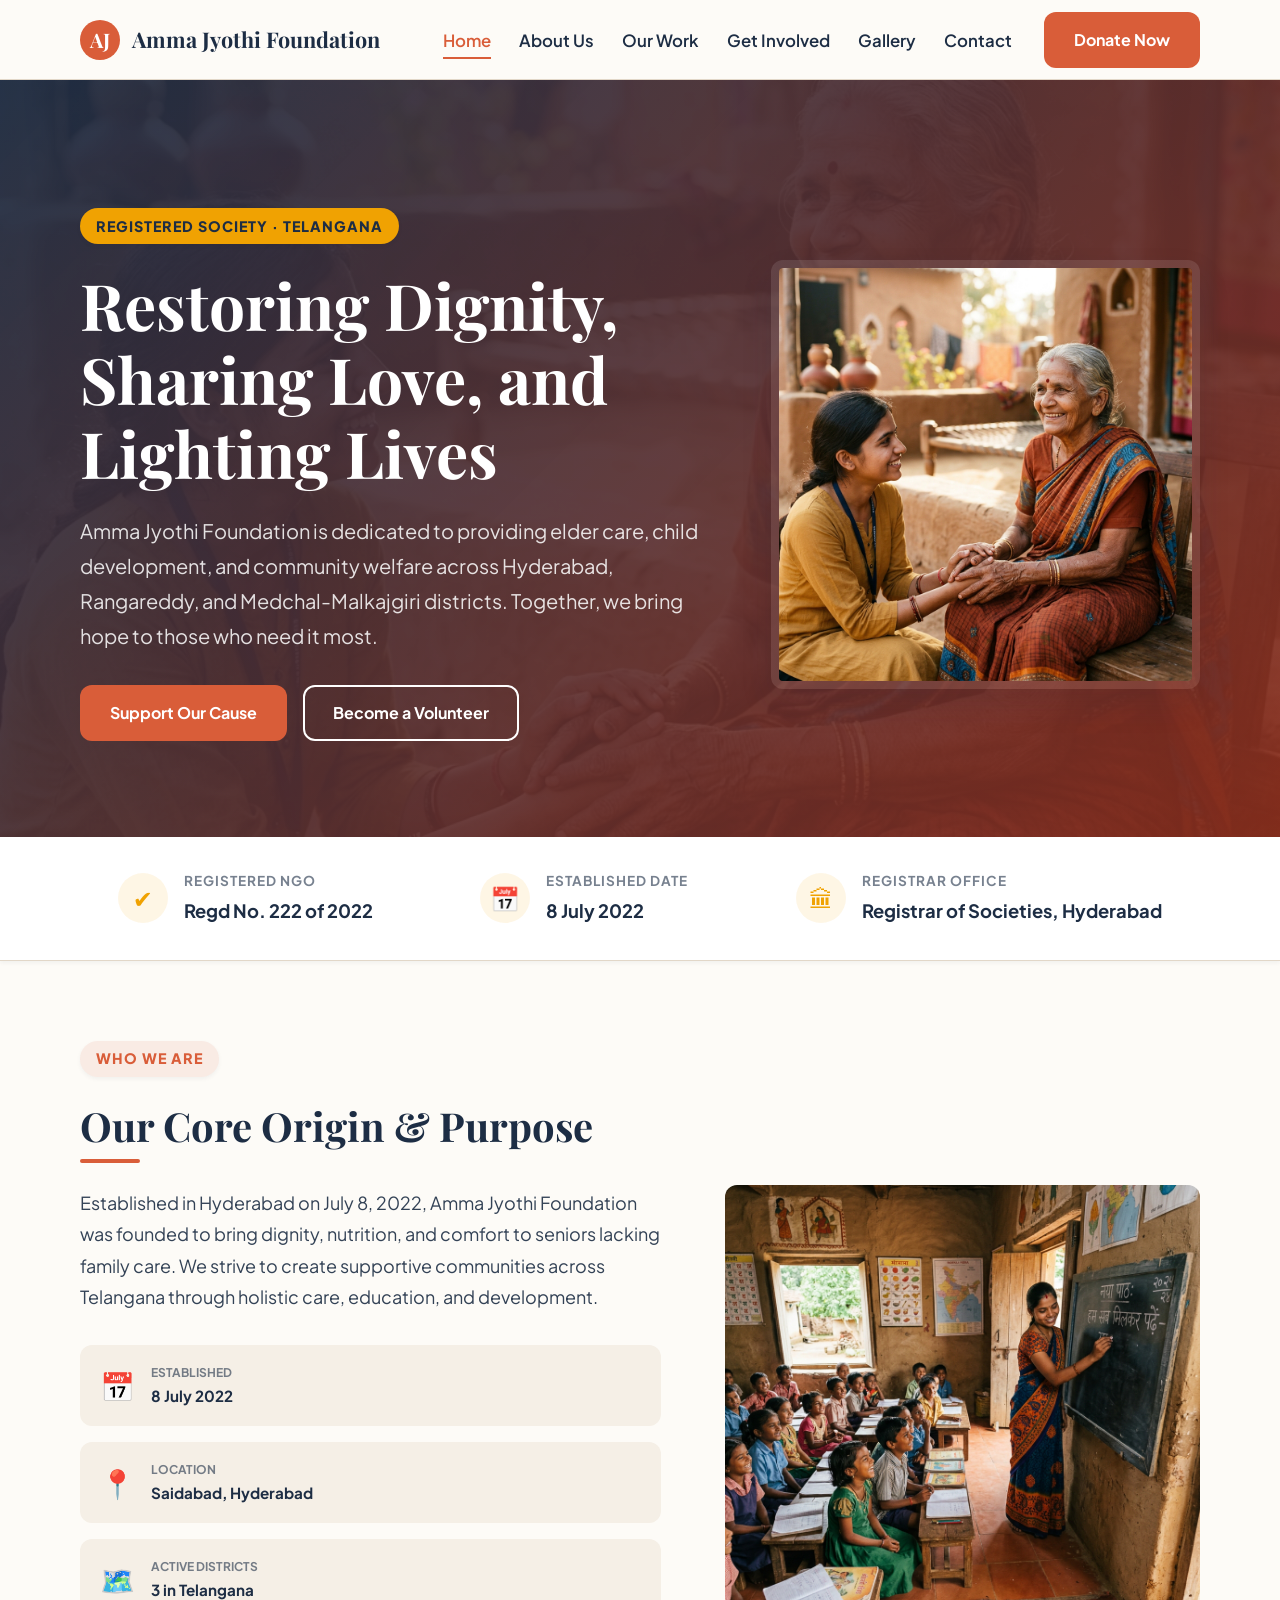
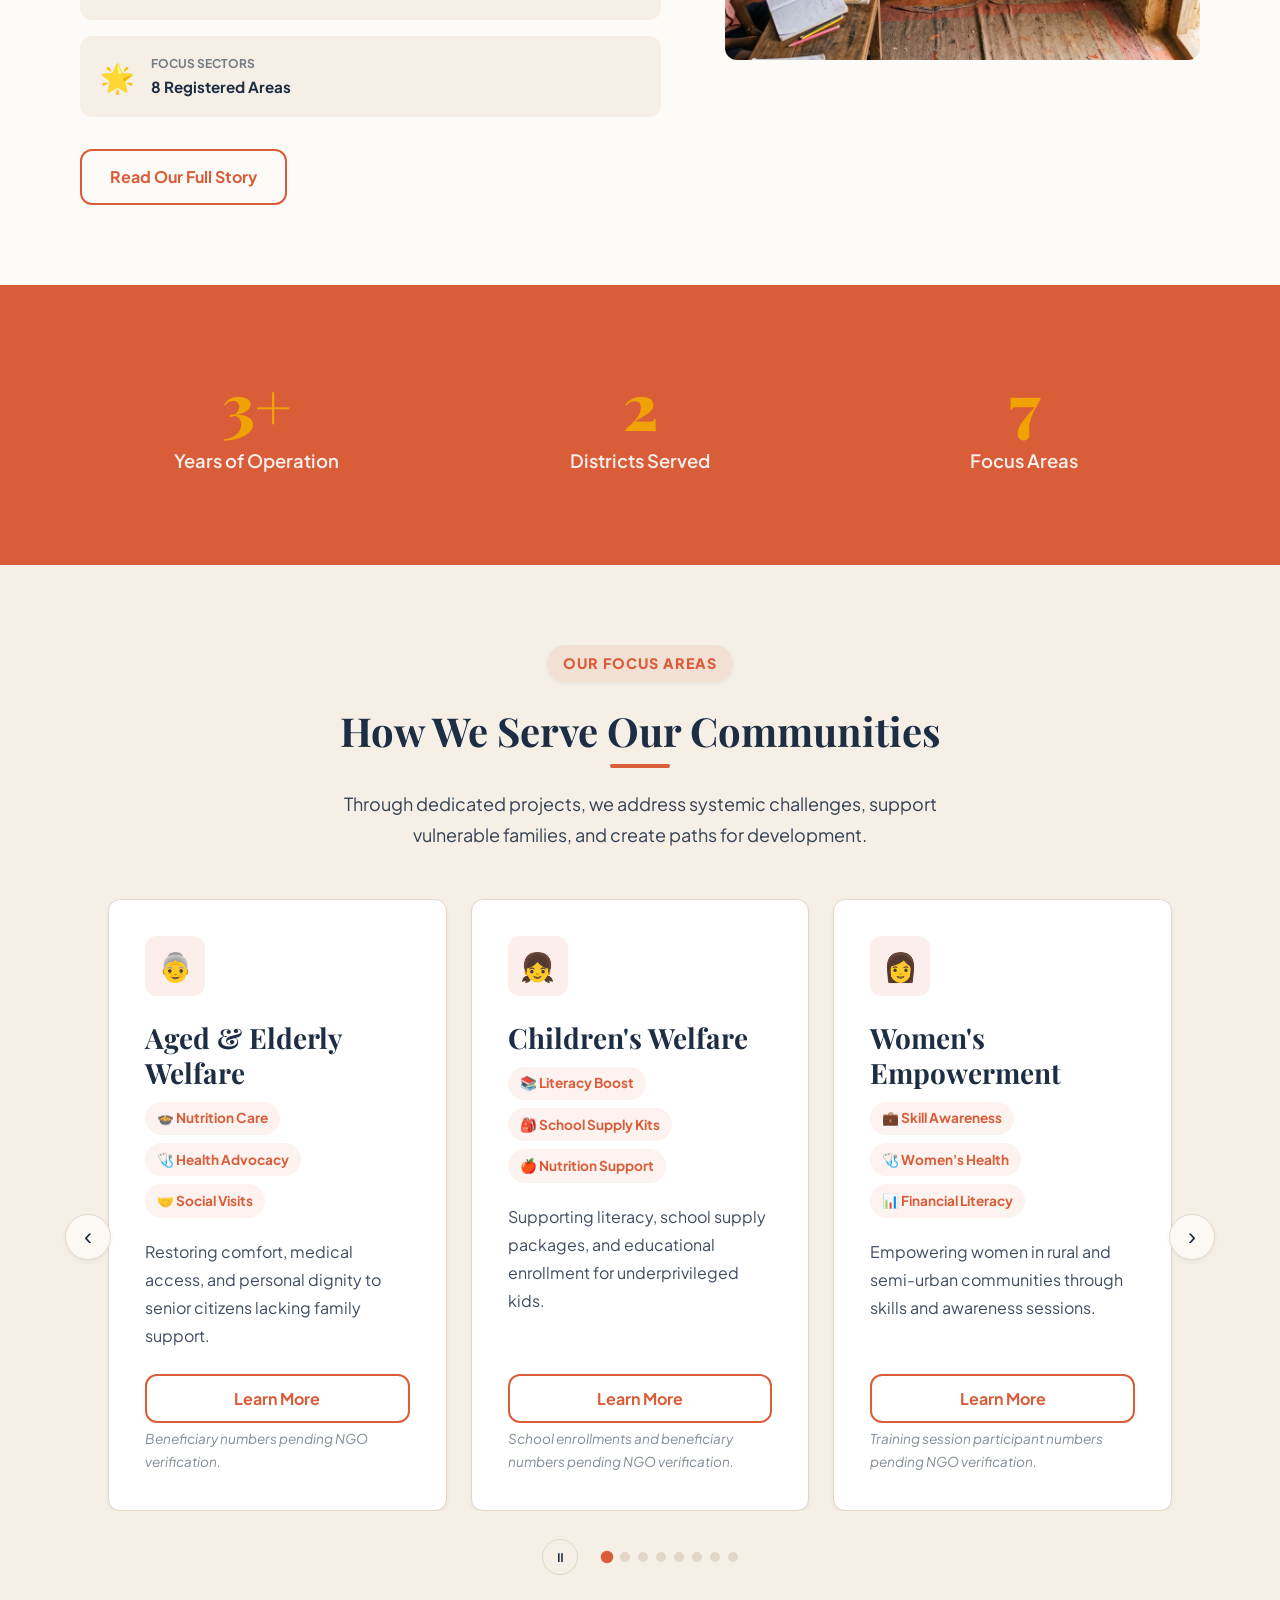
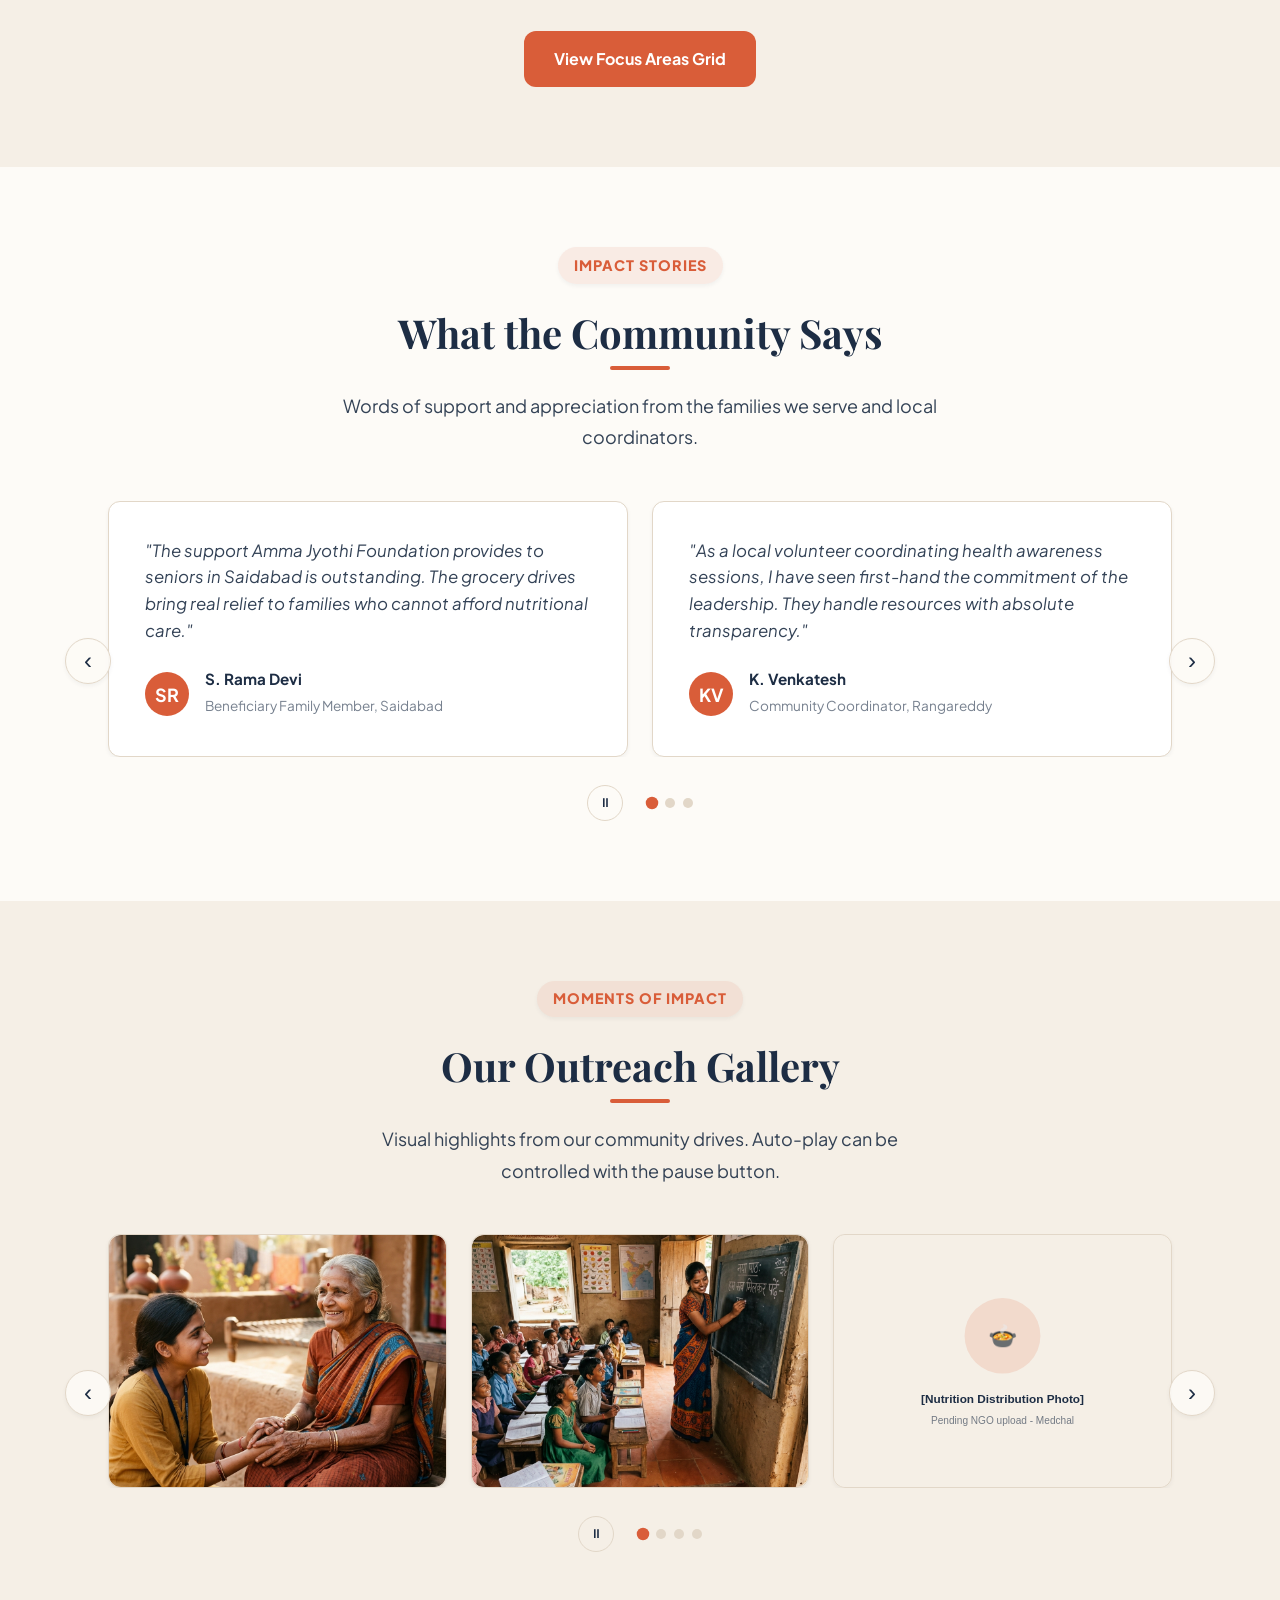
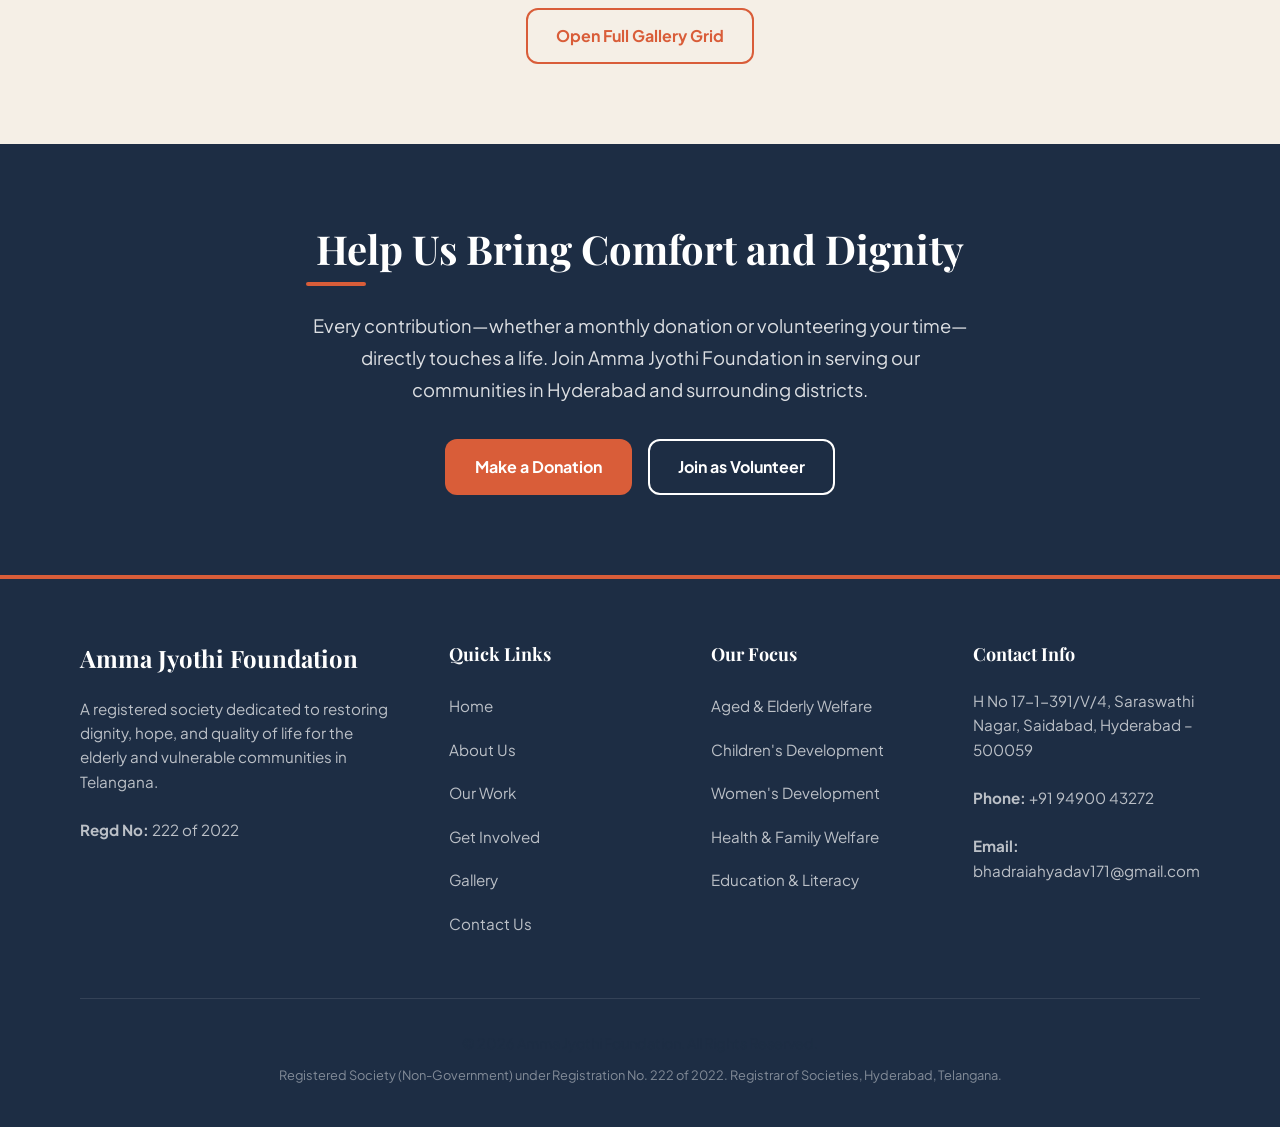
<file: index.html>
<!DOCTYPE html>
<html lang="en">

<head>
    <meta charset="UTF-8">
    <meta name="viewport" content="width=device-width, initial-scale=1.0">
    <title>Amma Jyothi Foundation | Dignity & Care for Elderly in Hyderabad</title>
    <meta name="description" content="Established in 2022, Amma Jyothi Foundation is a registered NGO in Hyderabad, Telangana, providing dedicated welfare support for the elderly, children, and families.">

    <!-- Open Graph Meta Tags -->
    <meta property="og:title" content="Amma Jyothi Foundation | Dignity & Care for Elderly in Hyderabad">
    <meta property="og:description" content="Dedicated to elderly welfare, child education, women's empowerment, and community care in Telangana. Support our mission today.">
    <meta property="og:image" content="assets/elderly_care_hero.png">
    <meta property="og:url" content="index.html">
    <meta property="og:type" content="website">

    <!-- Favicon -->
    <link rel="icon" type="image/x-icon" href="favicon.ico">

    <!-- Core CSS -->
    <link rel="stylesheet" href="styles.css">

    <!-- structured data JSON-LD -->
    <script type="application/ld+json">
        {
            "@context": "https://schema.org",
            "@type": "NGO",
            "name": "Amma Jyothi Foundation",
            "alternateName": "Amma Jyothi Foundation NGO",
            "foundingDate": "2022-07-08",
            "taxID": "Registration No. 222 of 2022",
            "address": {
                "@type": "PostalAddress",
                "streetAddress": "H No 17-1-391/V/4, Saraswathi Nagar, Saidabad",
                "addressLocality": "Hyderabad",
                "addressRegion": "Telangana",
                "postalCode": "500059",
                "addressCountry": "IN"
            },
            "contactPoint": {
                "@type": "ContactPoint",
                "telephone": "+91-9490043272",
                "contactType": "Enquiries",
                "email": "bhadraiahyadav171@gmail.com"
            },
            "areaServed": [
                "Hyderabad",
                "Rangareddy",
                "Medchal-Malkajgiri"
            ],
            "knowsAbout": [
                "Aged Care",
                "Elderly Welfare",
                "Children Development",
                "Women's Development",
                "Health and Family Welfare",
                "Education and Literacy",
                "Disaster Management",
                "Rural Development",
                "Skill Training"
            ]
        }
    </script>
</head>

<body>

    <!-- HEADER -->
    <header class="header-site">
        <div class="container header-container">
            <a href="index.html" class="logo-link">
                <div class="logo-icon">AJ</div>
                <span>Amma Jyothi Foundation</span>
            </a>
            <button class="menu-toggle" aria-expanded="false" aria-label="Toggle Navigation Menu">
        <span class="hamburger-line"></span>
        <span class="hamburger-line"></span>
        <span class="hamburger-line"></span>
      </button>
            <nav class="nav-site">
                <ul class="nav-list">
                    <li><a href="index.html" class="nav-link">Home</a></li>
                    <li><a href="about.html" class="nav-link">About Us</a></li>
                    <li><a href="programs.html" class="nav-link">Our Work</a></li>
                    <li><a href="get-involved.html" class="nav-link">Get Involved</a></li>
                    <li><a href="gallery.html" class="nav-link">Gallery</a></li>
                    <li><a href="contact.html" class="nav-link">Contact</a></li>
                </ul>
                <a href="#" class="btn btn-primary" data-modal-target="#donate-modal">Donate Now</a>
            </nav>
        </div>
    </header>

    <!-- HERO SECTION -->
    <section class="hero">
        <div class="container hero-grid">
            <div class="hero-content">
                <span class="hero-tag">Registered Society · Telangana</span>
                <h1 class="hero-title">Restoring Dignity, Sharing Love, and Lighting Lives</h1>
                <p class="hero-description">Amma Jyothi Foundation is dedicated to providing elder care, child development, and community welfare across Hyderabad, Rangareddy, and Medchal-Malkajgiri districts. Together, we bring hope to those who need it most.</p>
                <div class="hero-buttons">
                    <a href="#" class="btn btn-primary" data-modal-target="#donate-modal">Support Our Cause</a>
                    <a href="get-involved.html" class="btn btn-outline-white">Become a Volunteer</a>
                </div>
            </div>
            <div class="hero-image-wrap">
                <img src="images/elderly_care_hero.png" alt="A volunteer holding the hands of a smiling grandmother with warm sunlight" fetchpriority="high">
            </div>
        </div>
    </section>

    <!-- TRUST STRIP -->
    <section class="trust-strip" aria-label="Official Registration Credentials">
        <div class="container">
            <div class="trust-flex">
                <div class="trust-item">
                    <div class="trust-icon">✔</div>
                    <div class="trust-info">
                        <div class="trust-label">Registered NGO</div>
                        <div class="trust-value">Regd No. 222 of 2022</div>
                    </div>
                </div>
                <div class="trust-item">
                    <div class="trust-icon">📅</div>
                    <div class="trust-info">
                        <div class="trust-label">Established Date</div>
                        <div class="trust-value">8 July 2022</div>
                    </div>
                </div>
                <div class="trust-item">
                    <div class="trust-icon">🏛</div>
                    <div class="trust-info">
                        <div class="trust-label">Registrar Office</div>
                        <div class="trust-value">Registrar of Societies, Hyderabad</div>
                    </div>
                </div>
            </div>
        </div>
    </section>

    <!-- WHO WE ARE INTRO -->
    <section class="section">
        <div class="container">
            <div class="about-intro">
                <div>
                    <span class="hero-tag" style="background-color: rgba(217, 93, 57, 0.1); color: var(--primary);">Who We Are</span>
                    <h2 class="mb-3">Our Core Origin & Purpose</h2>
                    <p>Established in Hyderabad on July 8, 2022, Amma Jyothi Foundation was founded to bring dignity, nutrition, and comfort to seniors lacking family care. We strive to create supportive communities across Telangana through holistic care,
                        education, and development.</p>

                    <div class="grid grid-2" style="margin-top: 2rem; gap: 1rem;">
                        <div style="background-color: var(--card-neutral); padding: 1rem 1.25rem; border-radius: var(--border-radius); display: flex; align-items: center; gap: 1rem;">
                            <span style="font-size: 1.75rem; color: var(--primary);" aria-hidden="true">📅</span>
                            <div>
                                <div style="font-size: 0.75rem; font-weight: 700; color: rgba(29, 45, 68, 0.6); text-transform: uppercase;">Established</div>
                                <div style="font-size: 0.95rem; font-weight: 700;">8 July 2022</div>
                            </div>
                        </div>
                        <div style="background-color: var(--card-neutral); padding: 1rem 1.25rem; border-radius: var(--border-radius); display: flex; align-items: center; gap: 1rem;">
                            <span style="font-size: 1.75rem; color: var(--primary);" aria-hidden="true">📍</span>
                            <div>
                                <div style="font-size: 0.75rem; font-weight: 700; color: rgba(29, 45, 68, 0.6); text-transform: uppercase;">Location</div>
                                <div style="font-size: 0.95rem; font-weight: 700;">Saidabad, Hyderabad</div>
                            </div>
                        </div>
                        <div style="background-color: var(--card-neutral); padding: 1rem 1.25rem; border-radius: var(--border-radius); display: flex; align-items: center; gap: 1rem;">
                            <span style="font-size: 1.75rem; color: var(--primary);" aria-hidden="true">🗺️</span>
                            <div>
                                <div style="font-size: 0.75rem; font-weight: 700; color: rgba(29, 45, 68, 0.6); text-transform: uppercase;">Active Districts</div>
                                <div style="font-size: 0.95rem; font-weight: 700;">3 in Telangana</div>
                            </div>
                        </div>
                        <div style="background-color: var(--card-neutral); padding: 1rem 1.25rem; border-radius: var(--border-radius); display: flex; align-items: center; gap: 1rem;">
                            <span style="font-size: 1.75rem; color: var(--primary);" aria-hidden="true">🌟</span>
                            <div>
                                <div style="font-size: 0.75rem; font-weight: 700; color: rgba(29, 45, 68, 0.6); text-transform: uppercase;">Focus Sectors</div>
                                <div style="font-size: 0.95rem; font-weight: 700;">8 Registered Areas</div>
                            </div>
                        </div>
                    </div>

                    <div style="margin-top: 2rem;">
                        <a href="about.html" class="btn btn-secondary">Read Our Full Story</a>
                    </div>
                </div>
                <div>
                    <img src="images/community_welfare.png" alt="Happy classroom learning scene in rural India" loading="lazy">
                </div>
            </div>
        </div>
    </section>

    <!-- STATISTICS STRIP -->
    <section class="stats-section" aria-label="Key Milestones">
        <div class="container">
            <div class="stats-grid">
                <div class="stat-card">
                    <div class="stat-number" data-target="4" data-suffix="+">0</div>
                    <div class="stat-label">Years of Operation</div>
                </div>
                <div class="stat-card">
                    <div class="stat-number" data-target="3">0</div>
                    <div class="stat-label">Districts Served</div>
                </div>
                <div class="stat-card">
                    <div class="stat-number" data-target="8">0</div>
                    <div class="stat-label">Focus Areas</div>
                </div>
            </div>
        </div>
    </section>

    <!-- KEY WORK CAROUSEL -->
    <section class="section section-alt">
        <div class="container">
            <div class="text-center mb-5">
                <span class="hero-tag" style="background-color: rgba(217, 93, 57, 0.1); color: var(--primary);">Our Focus Areas</span>
                <h2>How We Serve Our Communities</h2>
                <p style="max-width: 600px; margin: 0 auto;">Through dedicated projects, we address systemic challenges, support vulnerable families, and create paths for development.</p>
            </div>

            <div class="carousel focus-carousel" id="home-focus-carousel" aria-label="Our Focus Areas">
                <button class="carousel-nav prev" aria-label="Previous Slide">&lsaquo;</button>
                <div class="carousel-track-container">
                    <div class="carousel-track" id="home-focus-carousel-track">
                        <!-- Dynamically populated via app.js -->
                    </div>
                </div>
                <button class="carousel-nav next" aria-label="Next Slide">&rsaquo;</button>
                <div class="carousel-controls-bottom">
                    <button class="carousel-play-pause" aria-label="Pause Auto-advance">⏸</button>
                    <div class="carousel-dots"></div>
                </div>
            </div>

            <div class="text-center" style="margin-top: 3.5rem;">
                <a href="programs.html" class="btn btn-primary">View Focus Areas Grid</a>
            </div>
        </div>
    </section>

    <!-- TESTIMONIALS CAROUSEL -->
    <section class="section">
        <div class="container">
            <div class="text-center mb-5">
                <span class="hero-tag" style="background-color: rgba(217, 93, 57, 0.1); color: var(--primary);">Impact Stories</span>
                <h2>What the Community Says</h2>
                <p style="max-width: 600px; margin: 0 auto;">Words of support and appreciation from the families we serve and local coordinators.</p>
            </div>

            <div class="carousel testimonials-carousel" id="home-testimonials-carousel" aria-label="Community Testimonials">
                <button class="carousel-nav prev" aria-label="Previous Slide">&lsaquo;</button>
                <div class="carousel-track-container">
                    <div class="carousel-track">

                        <!-- Testimonial 1 -->
                        <div class="carousel-slide">
                            <div class="card" style="padding: 2.25rem; border-color: var(--border-color);">
                                <p style="font-style: italic; font-size: 1.05rem; line-height: 1.6; margin-bottom: 1.5rem;">"The support Amma Jyothi Foundation provides to seniors in Saidabad is outstanding. The grocery drives bring real relief to families who cannot afford nutritional care."</p>
                                <div style="display: flex; align-items: center; gap: 1rem; margin-top: auto;">
                                    <div style="width: 44px; height: 44px; border-radius: 50%; background-color: var(--primary); color: var(--white); display: flex; align-items: center; justify-content: center; font-weight: 700;" aria-hidden="true">SR</div>
                                    <div>
                                        <h4 style="font-size: 0.95rem; font-family: var(--font-body); font-weight: 700; color: var(--dark-neutral);">S. Rama Devi</h4>
                                        <span style="font-size: 0.85rem; color: rgba(29, 45, 68, 0.6);">Beneficiary Family Member, Saidabad</span>
                                    </div>
                                </div>
                            </div>
                        </div>

                        <!-- Testimonial 2 -->
                        <div class="carousel-slide">
                            <div class="card" style="padding: 2.25rem; border-color: var(--border-color);">
                                <p style="font-style: italic; font-size: 1.05rem; line-height: 1.6; margin-bottom: 1.5rem;">"As a local volunteer coordinating health awareness sessions, I have seen first-hand the commitment of the leadership. They handle resources with absolute transparency."</p>
                                <div style="display: flex; align-items: center; gap: 1rem; margin-top: auto;">
                                    <div style="width: 44px; height: 44px; border-radius: 50%; background-color: var(--primary); color: var(--white); display: flex; align-items: center; justify-content: center; font-weight: 700;" aria-hidden="true">KV</div>
                                    <div>
                                        <h4 style="font-size: 0.95rem; font-family: var(--font-body); font-weight: 700; color: var(--dark-neutral);">K. Venkatesh</h4>
                                        <span style="font-size: 0.85rem; color: rgba(29, 45, 68, 0.6);">Community Coordinator, Rangareddy</span>
                                    </div>
                                </div>
                            </div>
                        </div>

                        <!-- Testimonial 3 -->
                        <div class="carousel-slide">
                            <div class="card" style="padding: 2.25rem; border-color: var(--border-color);">
                                <p style="font-style: italic; font-size: 1.05rem; line-height: 1.6; margin-bottom: 1.5rem;">"Providing companionship to elderly citizens who are isolated brings light to their lives and ours. The organization has built a wonderful network of care."</p>
                                <div style="display: flex; align-items: center; gap: 1rem; margin-top: auto;">
                                    <div style="width: 44px; height: 44px; border-radius: 50%; background-color: var(--primary); color: var(--white); display: flex; align-items: center; justify-content: center; font-weight: 700;" aria-hidden="true">AL</div>
                                    <div>
                                        <h4 style="font-size: 0.95rem; font-family: var(--font-body); font-weight: 700; color: var(--dark-neutral);">A. Latha</h4>
                                        <span style="font-size: 0.85rem; color: rgba(29, 45, 68, 0.6);">Youth Volunteer, Hyderabad</span>
                                    </div>
                                </div>
                            </div>
                        </div>

                    </div>
                </div>
                <button class="carousel-nav next" aria-label="Next Slide">&rsaquo;</button>
                <div class="carousel-controls-bottom">
                    <button class="carousel-play-pause" aria-label="Pause Auto-advance">⏸</button>
                    <div class="carousel-dots"></div>
                </div>
            </div>
        </div>
    </section>

    <!-- HOME GALLERY CAROUSEL -->
    <section class="section section-alt">
        <div class="container">
            <div class="text-center mb-5">
                <span class="hero-tag" style="background-color: rgba(217, 93, 57, 0.1); color: var(--primary);">Moments of Impact</span>
                <h2>Our Outreach Gallery</h2>
                <p style="max-width: 600px; margin: 0 auto;">Visual highlights from our community drives. Auto-play can be controlled with the pause button.</p>
            </div>

            <div class="carousel gallery-carousel" id="home-gallery-carousel" aria-label="Media Showcase">
                <button class="carousel-nav prev" aria-label="Previous Slide">&lsaquo;</button>
                <div class="carousel-track-container">
                    <div class="carousel-track">

                        <!-- Slide 1 -->
                        <div class="carousel-slide">
                            <div class="gallery-item" aria-label="View Elder Care Outreach Photo">
                                <img src="images/elderly_care_hero.png" alt="Volunteer holding the hand of an elderly grandmother" class="gallery-img" loading="lazy">
                                <div class="gallery-overlay">
                                    <span class="gallery-category">Aged Welfare</span>
                                    <h3 class="gallery-title">Elder Care Outreach</h3>
                                </div>
                            </div>
                        </div>

                        <!-- Slide 2 -->
                        <div class="carousel-slide">
                            <div class="gallery-item" aria-label="View Rural Educational Support Photo">
                                <img src="images/community_welfare.png" alt="Happy classroom learning scene in rural India" class="gallery-img" loading="lazy">
                                <div class="gallery-overlay">
                                    <span class="gallery-category">Children & Education</span>
                                    <h3 class="gallery-title">Rural Education Support</h3>
                                </div>
                            </div>
                        </div>

                        <!-- Slide 3 -->
                        <div class="carousel-slide">
                            <div class="gallery-item" aria-label="View Nutrition distribution placeholder">
                                <img src="data:image/svg+xml;utf8,<svg xmlns='http://www.w3.org/2000/svg' viewBox='0 0 400 300' width='100%25' height='100%25'><rect width='400' height='300' fill='%23F5EFE6'/><circle cx='200' cy='120' r='45' fill='%23D95D39' opacity='0.15'/><text x='50%25' y='130' font-family='Georgia, serif' font-size='28' fill='%23D95D39' text-anchor='middle'>🍲</text><text x='50%25' y='200' font-family='sans-serif' font-size='14' font-weight='bold' fill='%231D2D44' text-anchor='middle'>[Nutrition Distribution Photo]</text><text x='50%25' y='225' font-family='sans-serif' font-size='12' fill='%231D2D44' opacity='0.6' text-anchor='middle'>Pending NGO upload - Medchal</text></svg>"
                                    alt="Nutrition distribution placeholder" class="gallery-img" loading="lazy">
                                <div class="gallery-overlay">
                                    <span class="gallery-category">Rural Development</span>
                                    <h3 class="gallery-title">Nutrition & Meals</h3>
                                </div>
                            </div>
                        </div>

                        <!-- Slide 4 -->
                        <div class="carousel-slide">
                            <div class="gallery-item" aria-label="View Women's Vocational Training Placeholder">
                                <img src="data:image/svg+xml;utf8,<svg xmlns='http://www.w3.org/2000/svg' viewBox='0 0 400 300' width='100%25' height='100%25'><rect width='400' height='300' fill='%23F5EFE6'/><circle cx='200' cy='120' r='45' fill='%23D95D39' opacity='0.15'/><text x='50%25' y='130' font-family='Georgia, serif' font-size='28' fill='%23D95D39' text-anchor='middle'>✂</text><text x='50%25' y='200' font-family='sans-serif' font-size='14' font-weight='bold' fill='%231D2D44' text-anchor='middle'>[Vocational Skills Training Photo]</text><text x='50%25' y='225' font-family='sans-serif' font-size='12' fill='%231D2D44' opacity='0.6' text-anchor='middle'>Pending NGO upload - Hyderabad</text></svg>"
                                    alt="Women's vocational training placeholder" class="gallery-img" loading="lazy">
                                <div class="gallery-overlay">
                                    <span class="gallery-category">Women's Development</span>
                                    <h3 class="gallery-title">Vocational Skill Workshops</h3>
                                </div>
                            </div>
                        </div>

                    </div>
                </div>
                <button class="carousel-nav next" aria-label="Next Slide">&rsaquo;</button>
                <div class="carousel-controls-bottom">
                    <button class="carousel-play-pause" aria-label="Pause Auto-advance">⏸</button>
                    <div class="carousel-dots"></div>
                </div>
            </div>
            <div class="text-center" style="margin-top: 3.5rem;">
                <a href="gallery.html" class="btn btn-secondary">Open Full Gallery Grid</a>
            </div>
        </div>
    </section>

    <!-- CALL TO ACTION (CTA) -->
    <section class="section" style="background-color: var(--dark-neutral); color: var(--white); text-align: center;">
        <div class="container" style="max-width: 700px;">
            <h2 style="color: var(--white); margin-bottom: 1.5rem;">Help Us Bring Comfort and Dignity</h2>
            <p style="color: rgba(255, 255, 255, 0.85); font-size: 1.15rem; margin-bottom: 2rem;">Every contribution—whether a monthly donation or volunteering your time—directly touches a life. Join Amma Jyothi Foundation in serving our communities in Hyderabad and surrounding districts.</p>
            <div style="display: flex; gap: 1rem; justify-content: center; flex-wrap: wrap;">
                <a href="#" class="btn btn-primary" data-modal-target="#donate-modal">Make a Donation</a>
                <a href="get-involved.html" class="btn btn-outline-white">Join as Volunteer</a>
            </div>
        </div>
    </section>

    <!-- FOOTER -->
    <footer class="footer-site">
        <div class="container">
            <div class="footer-grid">
                <div class="footer-column">
                    <h3>Amma Jyothi Foundation</h3>
                    <p class="mb-3">A registered society dedicated to restoring dignity, hope, and quality of life for the elderly and vulnerable communities in Telangana.</p>
                    <p><strong>Regd No:</strong> 222 of 2022</p>
                </div>
                <div class="footer-column">
                    <h4>Quick Links</h4>
                    <ul class="footer-links">
                        <li><a href="index.html">Home</a></li>
                        <li><a href="about.html">About Us</a></li>
                        <li><a href="programs.html">Our Work</a></li>
                        <li><a href="get-involved.html">Get Involved</a></li>
                        <li><a href="gallery.html">Gallery</a></li>
                        <li><a href="contact.html">Contact Us</a></li>
                    </ul>
                </div>
                <div class="footer-column">
                    <h4>Our Focus</h4>
                    <ul class="footer-links">
                        <li><a href="programs.html#elderly">Aged & Elderly Welfare</a></li>
                        <li><a href="programs.html#children">Children's Development</a></li>
                        <li><a href="programs.html#women">Women's Development</a></li>
                        <li><a href="programs.html#health">Health & Family Welfare</a></li>
                        <li><a href="programs.html#education">Education & Literacy</a></li>
                    </ul>
                </div>
                <div class="footer-column">
                    <h4>Contact Info</h4>
                    <p>H No 17-1-391/V/4, Saraswathi Nagar, Saidabad, Hyderabad – 500059</p>
                    <p style="margin-top: 0.75rem;"><strong>Phone:</strong> +91 94900 43272</p>
                    <p><strong>Email:</strong> bhadraiahyadav171@gmail.com</p>
                </div>
            </div>
            <div class="footer-bottom">
                <p>&copy; 2026 Amma Jyothi Foundation. All Rights Reserved.</p>
                <p class="footer-reg-info">Registered Society (Non-Government) under Registration No. 222 of 2022. Registrar of Societies, Hyderabad, Telangana.</p>
            </div>
        </div>
    </footer>

    <!-- MODALS -->
    <div class="modal-backdrop" id="donate-modal" role="dialog" aria-modal="true" aria-labelledby="donate-title">
        <div class="modal-container">
            <div class="modal-header">
                <h3 class="modal-title" id="donate-title">Support Amma Jyothi Foundation</h3>
                <button class="modal-close" aria-label="Close modal">&times;</button>
            </div>
            <div class="modal-body">
                <p class="mb-3">Thank you for choosing to support our mission. Your contributions help us provide food, shelter, healthcare, and support services to the elderly and marginalized communities.</p>

                <div style="background-color: var(--card-neutral); padding: 1.5rem; border-radius: var(--border-radius); border: 1px solid var(--border-color); margin-bottom: 2rem;">
                    <h4 style="margin-bottom: 0.75rem; color: var(--primary);">Direct Bank Transfer Details</h4>
                    <p style="margin-bottom: 0.5rem; font-size: 0.95rem;"><strong>Bank Name:</strong> State Bank of India (Placeholder - Confirm details)</p>
                    <p style="margin-bottom: 0.5rem; font-size: 0.95rem;"><strong>Account Name:</strong> Amma Jyothi Foundation</p>
                    <p style="margin-bottom: 0.5rem; font-size: 0.95rem;"><strong>Account Number:</strong> 000000000000 (Placeholder)</p>
                    <p style="margin-bottom: 0.5rem; font-size: 0.95rem;"><strong>IFSC Code:</strong> SBIN0000000 (Placeholder)</p>
                    <p style="margin-bottom: 0; font-size: 0.95rem;"><strong>Branch:</strong> Saidabad, Hyderabad</p>
                </div>

                <p style="font-size: 0.9rem; color: rgba(29, 45, 68, 0.7); text-align: center;">Note: Donations to the foundation are eligible for tax benefits under Section 80G (confirm status with the NGO).</p>
            </div>
        </div>
    </div>

    <div class="modal-backdrop" id="volunteer-modal" role="dialog" aria-modal="true" aria-labelledby="volunteer-title">
        <div class="modal-container">
            <div class="modal-header">
                <h3 class="modal-title" id="volunteer-title">Join Us as a Volunteer</h3>
                <button class="modal-close" aria-label="Close modal">&times;</button>
            </div>
            <div class="modal-body">
                <p class="mb-3">Lend your time and skills to make a difference. Sign up below and our team will get in touch with you.</p>

                <form id="volunteer-form" novalidate>
                    <div class="form-group">
                        <label for="vol-name" class="form-label">Full Name *</label>
                        <input type="text" id="vol-name" class="form-control" placeholder="Enter your full name" required>
                        <div class="invalid-feedback">This field is required.</div>
                    </div>

                    <div class="form-group">
                        <label for="vol-email" class="form-label">Email Address *</label>
                        <input type="email" id="vol-email" class="form-control" placeholder="Enter your email address" required>
                        <div class="invalid-feedback">Please enter a valid email address.</div>
                    </div>

                    <div class="form-group">
                        <label for="vol-phone" class="form-label">Mobile Number *</label>
                        <input type="tel" id="vol-phone" class="form-control" placeholder="Enter your 10-digit mobile number" required>
                        <div class="invalid-feedback">Please enter a valid 10-digit mobile number.</div>
                    </div>

                    <div class="form-group">
                        <label for="vol-message" class="form-label">How would you like to help? (Optional)</label>
                        <textarea id="vol-message" class="form-control" placeholder="Tell us about your skills, interests, or availability"></textarea>
                    </div>

                    <button type="submit" class="btn btn-primary" style="width: 100%; margin-top: 1rem;">Submit Application</button>
                </form>
            </div>
        </div>
    </div>

    <!-- FOCUS AREA EXPANSION MODAL -->
    <div class="modal-backdrop" id="focus-detail-modal" role="dialog" aria-modal="true" aria-labelledby="focus-detail-title">
        <div class="modal-container">
            <div class="modal-header">
                <h3 class="modal-title" id="focus-detail-title">Focus Area Details</h3>
                <button class="modal-close" aria-label="Close modal">&times;</button>
            </div>
            <div class="modal-body">
                <!-- Dynamic content injected via app.js -->
            </div>
        </div>
    </div>

    <!-- Core JavaScript -->
    <script src="app.js"></script>
</body>

</html>
</file>
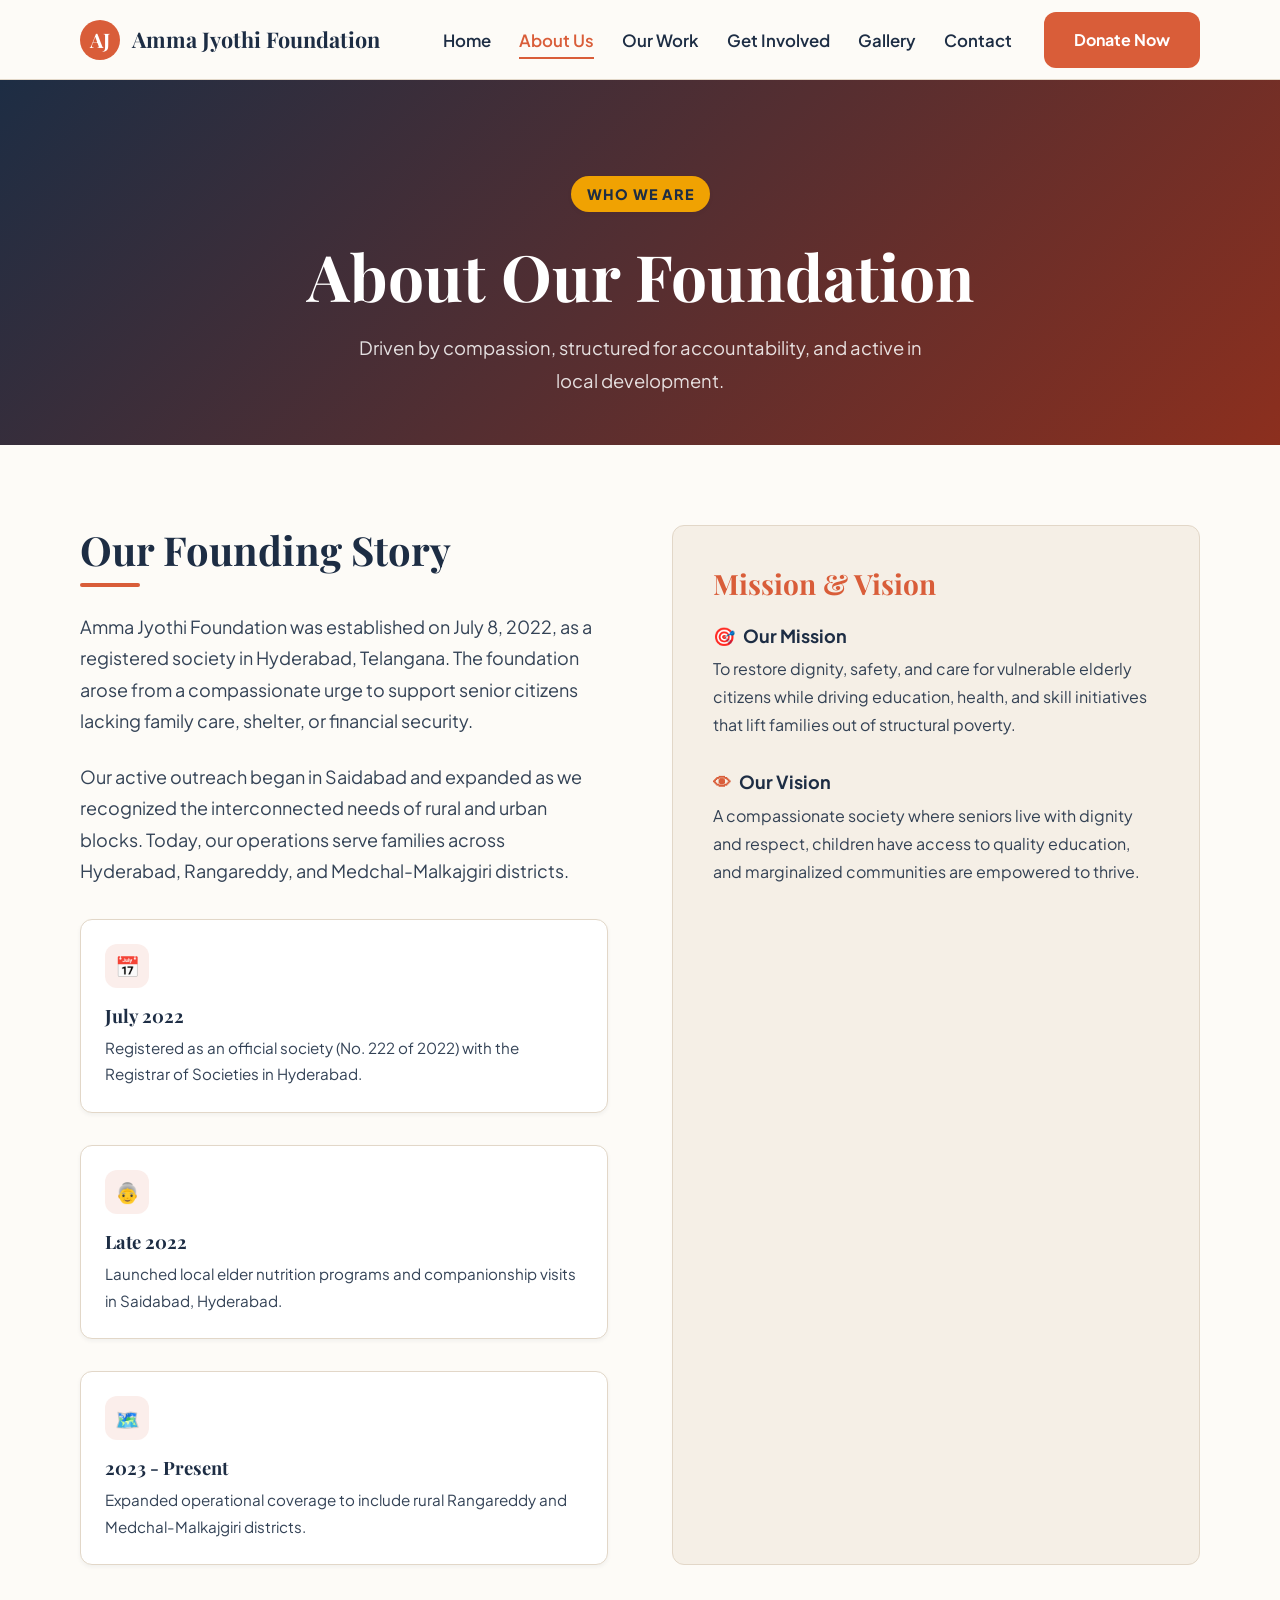
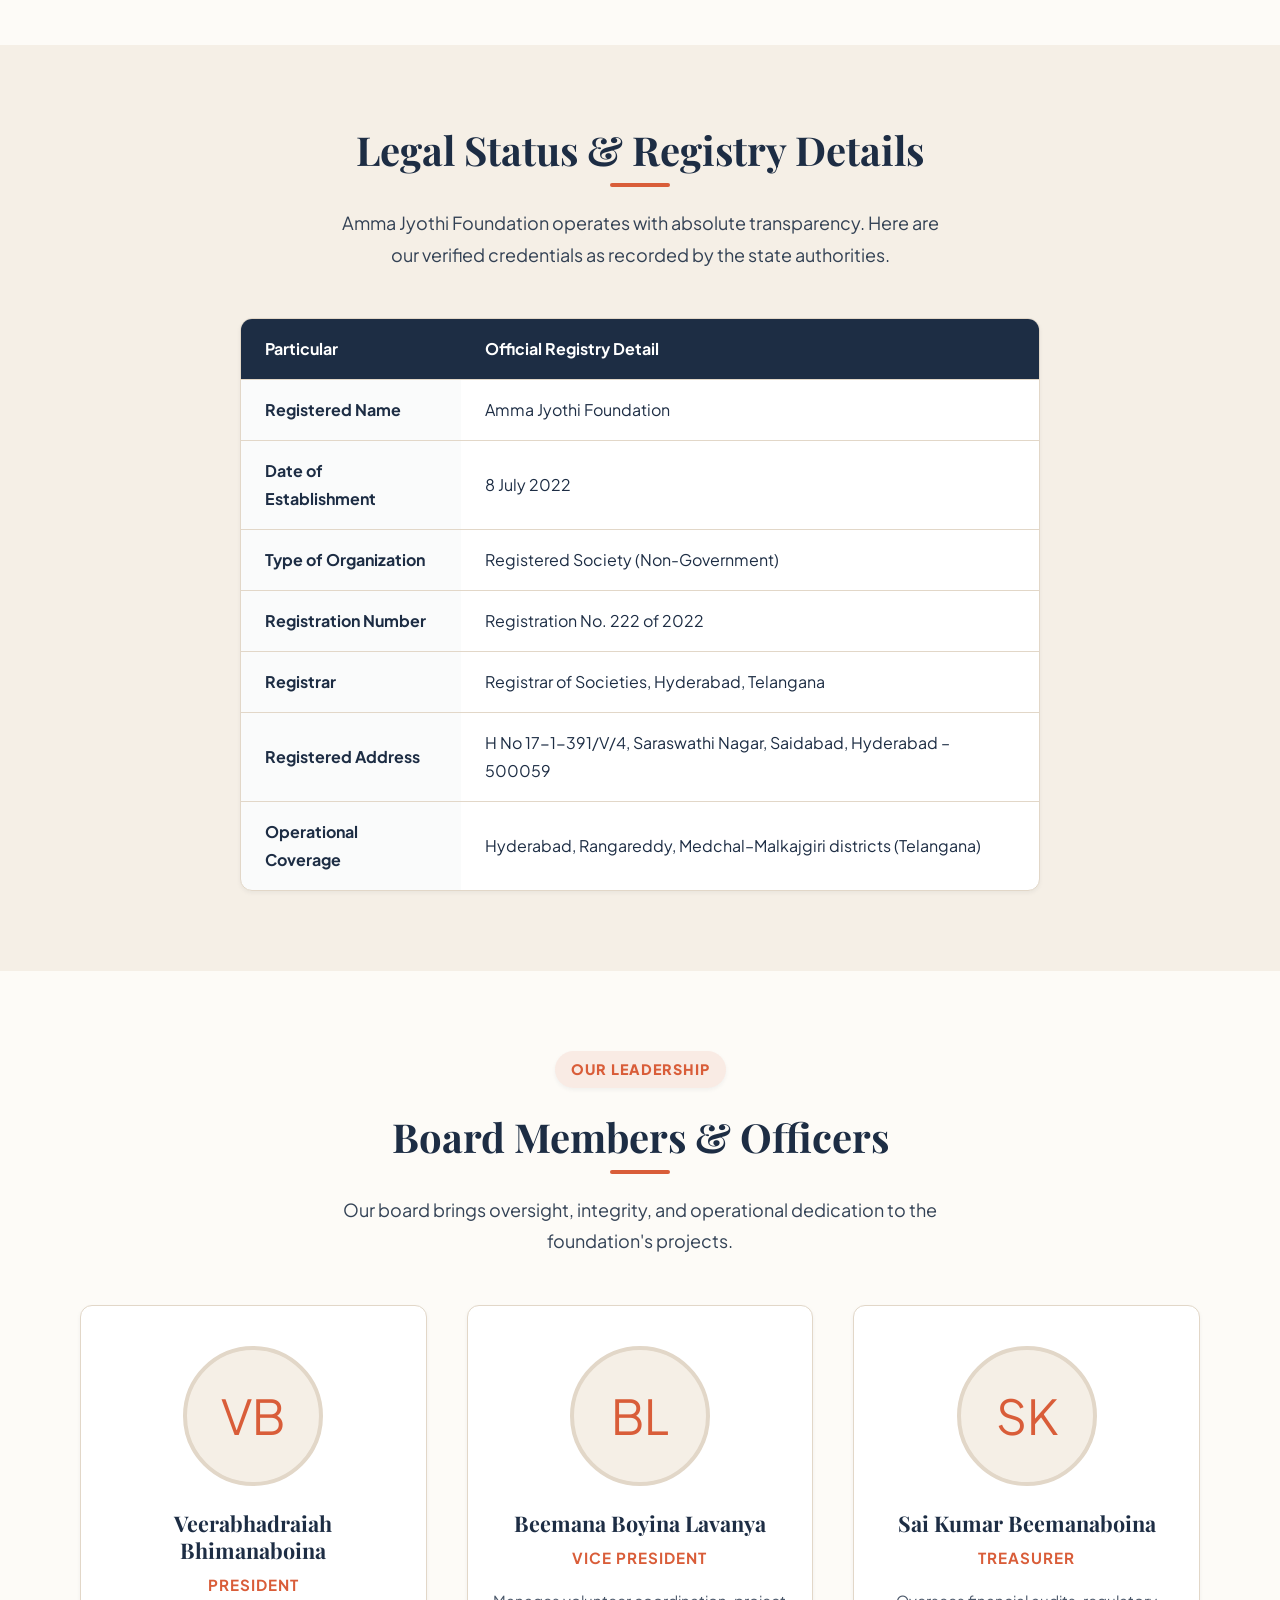
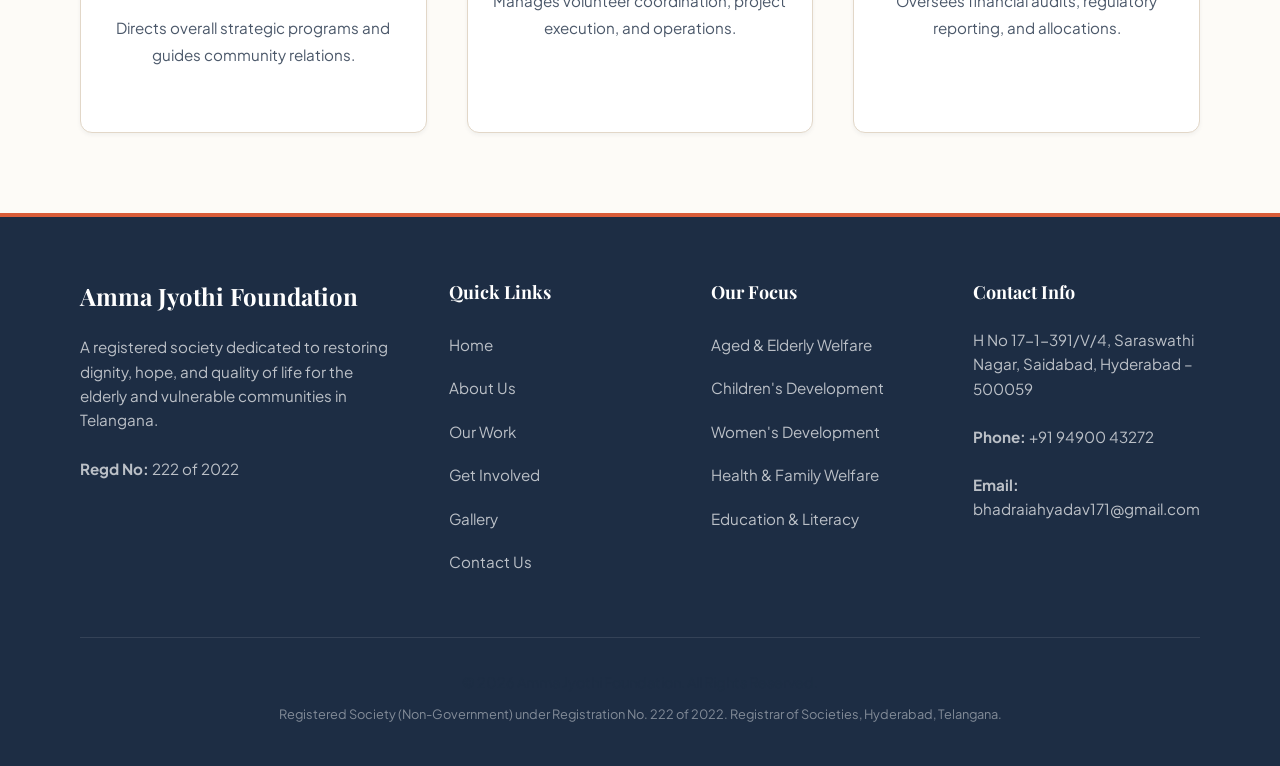
<file: about.html>
<!DOCTYPE html>
<html lang="en">
<head>
  <meta charset="UTF-8">
  <meta name="viewport" content="width=device-width, initial-scale=1.0">
  <title>About Us | Amma Jyothi Foundation NGO Hyderabad</title>
  <meta name="description" content="Learn about the origin, leadership, registration details, and core mission of Amma Jyothi Foundation, a registered NGO based in Hyderabad, Telangana.">
  
  <!-- Open Graph Meta Tags -->
  <meta property="og:title" content="About Us | Amma Jyothi Foundation NGO Hyderabad">
  <meta property="og:description" content="Meet the leadership team and explore the registration details and founding mission of Amma Jyothi Foundation.">
  <meta property="og:image" content="assets/community_welfare.png">
  <meta property="og:url" content="about.html">
  <meta property="og:type" content="website">

  <!-- Favicon -->
  <link rel="icon" type="image/x-icon" href="favicon.ico">

  <!-- Core CSS -->
  <link rel="stylesheet" href="styles.css">
</head>
<body>

  <!-- HEADER -->
  <header class="header-site">
    <div class="container header-container">
      <a href="index.html" class="logo-link">
        <div class="logo-icon">AJ</div>
        <span>Amma Jyothi Foundation</span>
      </a>
      <button class="menu-toggle" aria-expanded="false" aria-label="Toggle Navigation Menu">
        <span class="hamburger-line"></span>
        <span class="hamburger-line"></span>
        <span class="hamburger-line"></span>
      </button>
      <nav class="nav-site">
        <ul class="nav-list">
          <li><a href="index.html" class="nav-link">Home</a></li>
          <li><a href="about.html" class="nav-link">About Us</a></li>
          <li><a href="programs.html" class="nav-link">Our Work</a></li>
          <li><a href="get-involved.html" class="nav-link">Get Involved</a></li>
          <li><a href="gallery.html" class="nav-link">Gallery</a></li>
          <li><a href="contact.html" class="nav-link">Contact</a></li>
        </ul>
        <a href="#" class="btn btn-primary" data-modal-target="#donate-modal">Donate Now</a>
      </nav>
    </div>
  </header>

  <!-- INNER PAGE HERO -->
  <section class="section" style="background: linear-gradient(135deg, var(--dark-neutral) 0%, var(--accent) 100%); color: var(--white); padding: 6rem 0 3rem 0; margin-top: var(--header-height); text-align: center;">
    <div class="container">
      <span class="hero-tag" style="background-color: var(--secondary); color: var(--dark-neutral);">Who We Are</span>
      <h1 style="color: var(--white); margin-bottom: 1rem;">About Our Foundation</h1>
      <p style="color: rgba(255, 255, 255, 0.85); font-size: 1.15rem; max-width: 600px; margin: 0 auto;">Driven by compassion, structured for accountability, and active in local development.</p>
    </div>
  </section>

  <!-- FOUNDING STORY & MISSION -->
  <section class="section">
    <div class="container">
      <div class="grid grid-2" style="align-items: start; gap: 4rem;">
        <div>
          <h2 class="mb-3">Our Founding Story</h2>
          <p>Amma Jyothi Foundation was established on July 8, 2022, as a registered society in Hyderabad, Telangana. The foundation arose from a compassionate urge to support senior citizens lacking family care, shelter, or financial security.</p>
          <p>Our active outreach began in Saidabad and expanded as we recognized the interconnected needs of rural and urban blocks. Today, our operations serve families across Hyderabad, Rangareddy, and Medchal-Malkajgiri districts.</p>
          
          <!-- MILESTONES CARD DECK -->
          <div class="milestones-deck" style="margin-top: 2rem;">
            <div class="card" style="padding: 1.5rem;">
              <div class="card-icon" style="width: 44px; height: 44px; font-size: 1.25rem; margin-bottom: 1rem;">📅</div>
              <h3 style="font-size: 1.15rem; margin-bottom: 0.5rem;">July 2022</h3>
              <p style="font-size: 0.95rem; margin-bottom: 0;">Registered as an official society (No. 222 of 2022) with the Registrar of Societies in Hyderabad.</p>
            </div>
            <div class="card" style="padding: 1.5rem;">
              <div class="card-icon" style="width: 44px; height: 44px; font-size: 1.25rem; margin-bottom: 1rem;">👵</div>
              <h3 style="font-size: 1.15rem; margin-bottom: 0.5rem;">Late 2022</h3>
              <p style="font-size: 0.95rem; margin-bottom: 0;">Launched local elder nutrition programs and companionship visits in Saidabad, Hyderabad.</p>
            </div>
            <div class="card" style="padding: 1.5rem;">
              <div class="card-icon" style="width: 44px; height: 44px; font-size: 1.25rem; margin-bottom: 1rem;">🗺️</div>
              <h3 style="font-size: 1.15rem; margin-bottom: 0.5rem;">2023 - Present</h3>
              <p style="font-size: 0.95rem; margin-bottom: 0;">Expanded operational coverage to include rural Rangareddy and Medchal-Malkajgiri districts.</p>
            </div>
          </div>
        </div>
        
        <div style="background-color: var(--card-neutral); padding: 2.5rem; border-radius: var(--border-radius); border: 1px solid var(--border-color); height: 100%;">
          <h3 style="color: var(--primary); margin-bottom: 1.5rem;">Mission & Vision</h3>
          
          <div style="margin-bottom: 2rem;">
            <h4 style="font-family: var(--font-body); font-weight: 700; margin-bottom: 0.5rem; display: flex; align-items: center; gap: 0.5rem; color: var(--dark-neutral);">
              <span style="color: var(--primary);">🎯</span> Our Mission
            </h4>
            <p style="font-size: 1rem; margin-bottom: 0;">To restore dignity, safety, and care for vulnerable elderly citizens while driving education, health, and skill initiatives that lift families out of structural poverty.</p>
          </div>

          <div>
            <h4 style="font-family: var(--font-body); font-weight: 700; margin-bottom: 0.5rem; display: flex; align-items: center; gap: 0.5rem; color: var(--dark-neutral);">
              <span style="color: var(--primary);">👁</span> Our Vision
            </h4>
            <p style="font-size: 1rem; margin-bottom: 0;">A compassionate society where seniors live with dignity and respect, children have access to quality education, and marginalized communities are empowered to thrive.</p>
          </div>
        </div>
      </div>
    </div>
  </section>

  <!-- OFFICIAL REGISTRATION DETAILS -->
  <section class="section section-alt">
    <div class="container">
      <div class="text-center mb-5">
        <h2>Legal Status & Registry Details</h2>
        <p style="max-width: 600px; margin: 0 auto;">Amma Jyothi Foundation operates with absolute transparency. Here are our verified credentials as recorded by the state authorities.</p>
      </div>

      <div style="max-width: 800px; margin: 0 auto; background-color: var(--white); border-radius: var(--border-radius); border: 1px solid var(--border-color); overflow: hidden; box-shadow: var(--shadow-sm);">
        <table style="width: 100%; border-collapse: collapse; text-align: left; font-size: 1rem;">
          <thead>
            <tr style="background-color: var(--dark-neutral); color: var(--white);">
              <th style="padding: 1rem 1.5rem; font-weight: 700; border-bottom: 1px solid var(--border-color);">Particular</th>
              <th style="padding: 1rem 1.5rem; font-weight: 700; border-bottom: 1px solid var(--border-color);">Official Registry Detail</th>
            </tr>
          </thead>
          <tbody>
            <tr style="border-bottom: 1px solid var(--border-color);">
              <td style="padding: 1rem 1.5rem; font-weight: 700; background-color: rgba(29, 45, 68, 0.02);">Registered Name</td>
              <td style="padding: 1rem 1.5rem;">Amma Jyothi Foundation</td>
            </tr>
            <tr style="border-bottom: 1px solid var(--border-color);">
              <td style="padding: 1rem 1.5rem; font-weight: 700; background-color: rgba(29, 45, 68, 0.02);">Date of Establishment</td>
              <td style="padding: 1rem 1.5rem;">8 July 2022</td>
            </tr>
            <tr style="border-bottom: 1px solid var(--border-color);">
              <td style="padding: 1rem 1.5rem; font-weight: 700; background-color: rgba(29, 45, 68, 0.02);">Type of Organization</td>
              <td style="padding: 1rem 1.5rem;">Registered Society (Non-Government)</td>
            </tr>
            <tr style="border-bottom: 1px solid var(--border-color);">
              <td style="padding: 1rem 1.5rem; font-weight: 700; background-color: rgba(29, 45, 68, 0.02);">Registration Number</td>
              <td style="padding: 1rem 1.5rem;">Registration No. 222 of 2022</td>
            </tr>
            <tr style="border-bottom: 1px solid var(--border-color);">
              <td style="padding: 1rem 1.5rem; font-weight: 700; background-color: rgba(29, 45, 68, 0.02);">Registrar</td>
              <td style="padding: 1rem 1.5rem;">Registrar of Societies, Hyderabad, Telangana</td>
            </tr>
            <tr style="border-bottom: 1px solid var(--border-color);">
              <td style="padding: 1rem 1.5rem; font-weight: 700; background-color: rgba(29, 45, 68, 0.02);">Registered Address</td>
              <td style="padding: 1rem 1.5rem;">H No 17-1-391/V/4, Saraswathi Nagar, Saidabad, Hyderabad – 500059</td>
            </tr>
            <tr>
              <td style="padding: 1rem 1.5rem; font-weight: 700; background-color: rgba(29, 45, 68, 0.02);">Operational Coverage</td>
              <td style="padding: 1rem 1.5rem;">Hyderabad, Rangareddy, Medchal–Malkajgiri districts (Telangana)</td>
            </tr>
          </tbody>
        </table>
      </div>
    </div>
  </section>

  <!-- LEADERSHIP TEAM -->
  <section class="section">
    <div class="container">
      <div class="text-center mb-5">
        <span class="hero-tag" style="background-color: rgba(217, 93, 57, 0.1); color: var(--primary);">Our Leadership</span>
        <h2>Board Members & Officers</h2>
        <p style="max-width: 600px; margin: 0 auto;">Our board brings oversight, integrity, and operational dedication to the foundation's projects.</p>
      </div>

      <div class="team-grid">
        <!-- President -->
        <div class="team-card">
          <div class="team-avatar" aria-hidden="true">VB</div>
          <h3 class="team-name">Veerabhadraiah Bhimanaboina</h3>
          <span class="team-role">President</span>
          <p style="font-size: 0.95rem; margin-top: 1rem; color: rgba(29, 45, 68, 0.8);">Directs overall strategic programs and guides community relations.</p>
        </div>

        <!-- Vice President -->
        <div class="team-card">
          <div class="team-avatar" aria-hidden="true">BL</div>
          <h3 class="team-name">Beemana Boyina Lavanya</h3>
          <span class="team-role">Vice President</span>
          <p style="font-size: 0.95rem; margin-top: 1rem; color: rgba(29, 45, 68, 0.8);">Manages volunteer coordination, project execution, and operations.</p>
        </div>

        <!-- Treasurer -->
        <div class="team-card">
          <div class="team-avatar" aria-hidden="true">SK</div>
          <h3 class="team-name">Sai Kumar Beemanaboina</h3>
          <span class="team-role">Treasurer</span>
          <p style="font-size: 0.95rem; margin-top: 1rem; color: rgba(29, 45, 68, 0.8);">Oversees financial audits, regulatory reporting, and allocations.</p>
        </div>
      </div>
    </div>
  </section>

  <!-- FOOTER -->
  <footer class="footer-site">
    <div class="container">
      <div class="footer-grid">
        <div class="footer-column">
          <h3>Amma Jyothi Foundation</h3>
          <p class="mb-3">A registered society dedicated to restoring dignity, hope, and quality of life for the elderly and vulnerable communities in Telangana.</p>
          <p><strong>Regd No:</strong> 222 of 2022</p>
        </div>
        <div class="footer-column">
          <h4>Quick Links</h4>
          <ul class="footer-links">
            <li><a href="index.html">Home</a></li>
            <li><a href="about.html">About Us</a></li>
            <li><a href="programs.html">Our Work</a></li>
            <li><a href="get-involved.html">Get Involved</a></li>
            <li><a href="gallery.html">Gallery</a></li>
            <li><a href="contact.html">Contact Us</a></li>
          </ul>
        </div>
        <div class="footer-column">
          <h4>Our Focus</h4>
          <ul class="footer-links">
            <li><a href="programs.html#elderly">Aged & Elderly Welfare</a></li>
            <li><a href="programs.html#children">Children's Development</a></li>
            <li><a href="programs.html#women">Women's Development</a></li>
            <li><a href="programs.html#health">Health & Family Welfare</a></li>
            <li><a href="programs.html#education">Education & Literacy</a></li>
          </ul>
        </div>
        <div class="footer-column">
          <h4>Contact Info</h4>
          <p>H No 17-1-391/V/4, Saraswathi Nagar, Saidabad, Hyderabad – 500059</p>
          <p style="margin-top: 0.75rem;"><strong>Phone:</strong> +91 94900 43272</p>
          <p><strong>Email:</strong> bhadraiahyadav171@gmail.com</p>
        </div>
      </div>
      <div class="footer-bottom">
        <p>&copy; 2026 Amma Jyothi Foundation. All Rights Reserved.</p>
        <p class="footer-reg-info">Registered Society (Non-Government) under Registration No. 222 of 2022. Registrar of Societies, Hyderabad, Telangana.</p>
      </div>
    </div>
  </footer>

  <!-- MODALS -->
  <div class="modal-backdrop" id="donate-modal" role="dialog" aria-modal="true" aria-labelledby="donate-title">
    <div class="modal-container">
      <div class="modal-header">
        <h3 class="modal-title" id="donate-title">Support Amma Jyothi Foundation</h3>
        <button class="modal-close" aria-label="Close modal">&times;</button>
      </div>
      <div class="modal-body">
        <p class="mb-3">Thank you for choosing to support our mission. Your contributions help us provide food, shelter, healthcare, and support services to the elderly and marginalized communities.</p>
        
        <div style="background-color: var(--card-neutral); padding: 1.5rem; border-radius: var(--border-radius); border: 1px solid var(--border-color); margin-bottom: 2rem;">
          <h4 style="margin-bottom: 0.75rem; color: var(--primary);">Direct Bank Transfer Details</h4>
          <p style="margin-bottom: 0.5rem; font-size: 0.95rem;"><strong>Bank Name:</strong> State Bank of India (Placeholder - Confirm details)</p>
          <p style="margin-bottom: 0.5rem; font-size: 0.95rem;"><strong>Account Name:</strong> Amma Jyothi Foundation</p>
          <p style="margin-bottom: 0.5rem; font-size: 0.95rem;"><strong>Account Number:</strong> 000000000000 (Placeholder)</p>
          <p style="margin-bottom: 0.5rem; font-size: 0.95rem;"><strong>IFSC Code:</strong> SBIN0000000 (Placeholder)</p>
          <p style="margin-bottom: 0; font-size: 0.95rem;"><strong>Branch:</strong> Saidabad, Hyderabad</p>
        </div>

        <p style="font-size: 0.9rem; color: rgba(29, 45, 68, 0.7); text-align: center;">Note: Donations to the foundation are eligible for tax benefits under Section 80G (confirm status with the NGO).</p>
      </div>
    </div>
  </div>

  <!-- Core JavaScript -->
  <script src="app.js"></script>
</body>
</html>
</file>
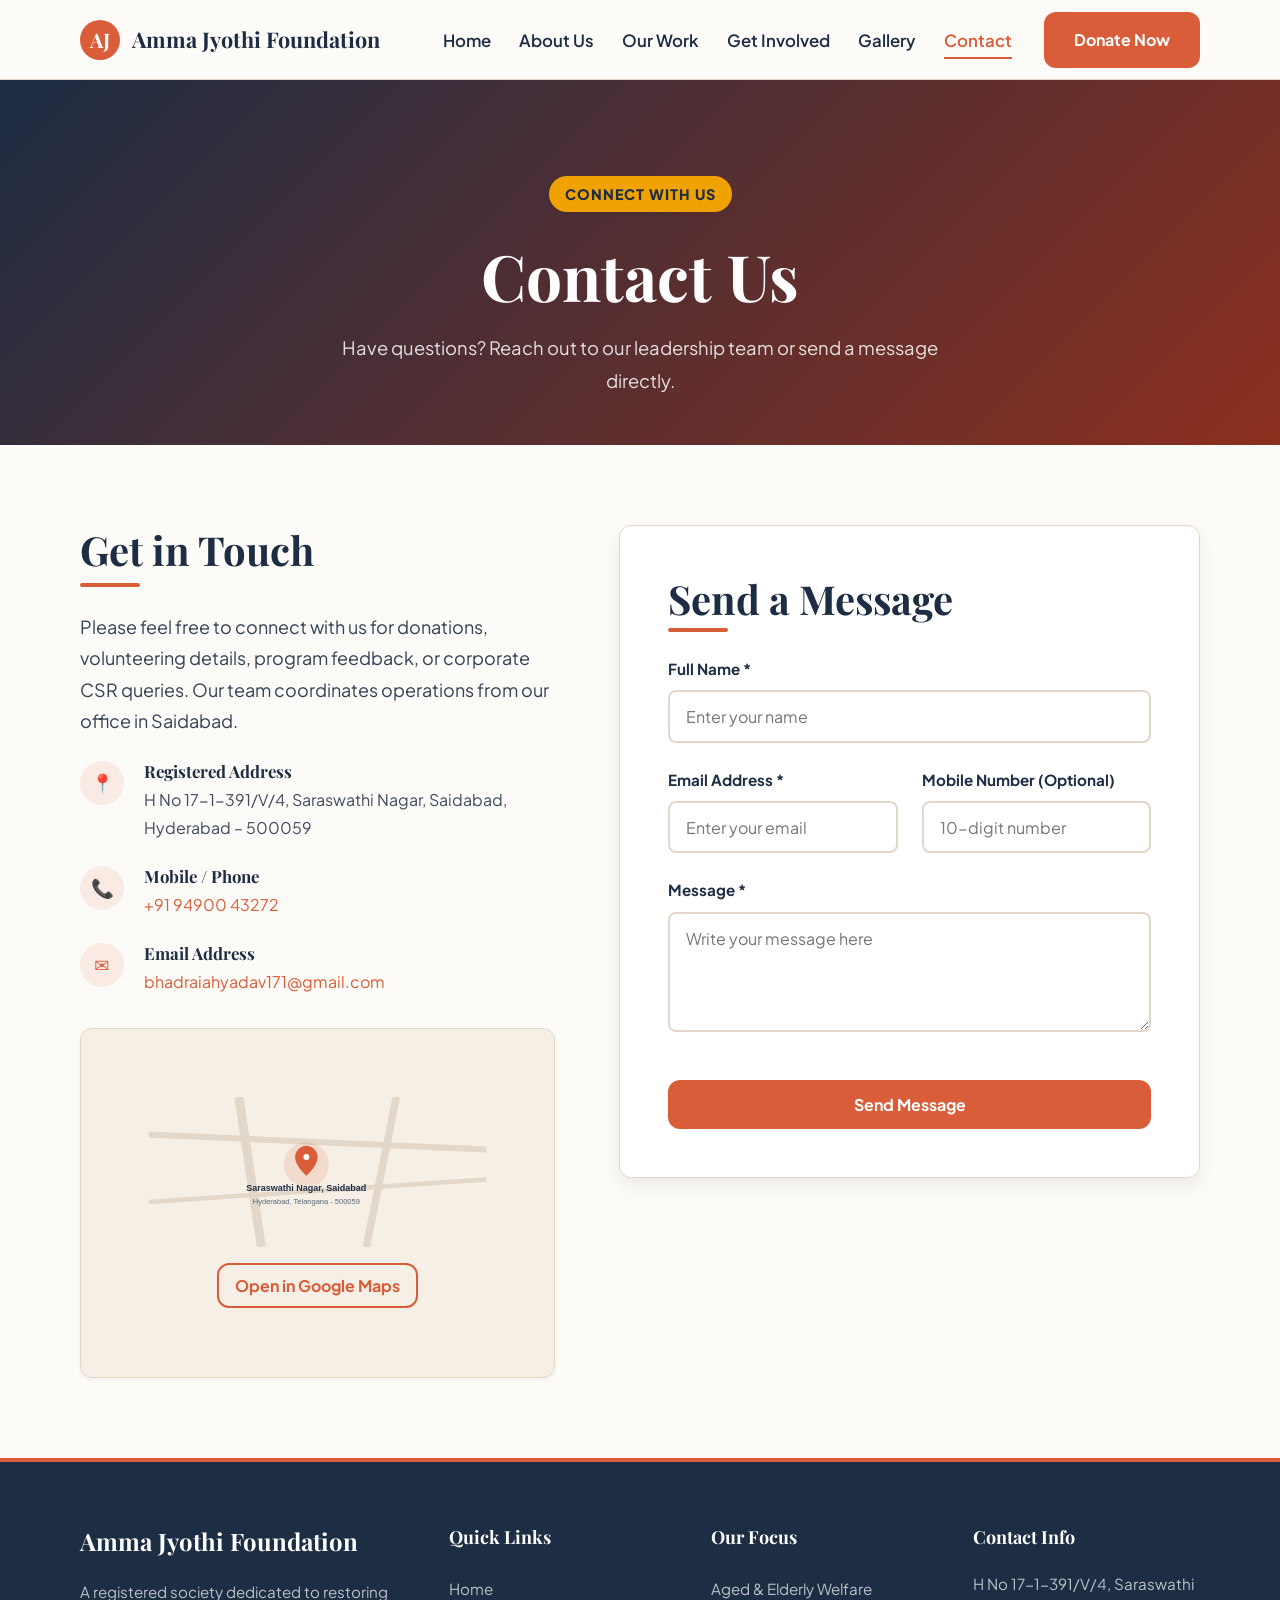
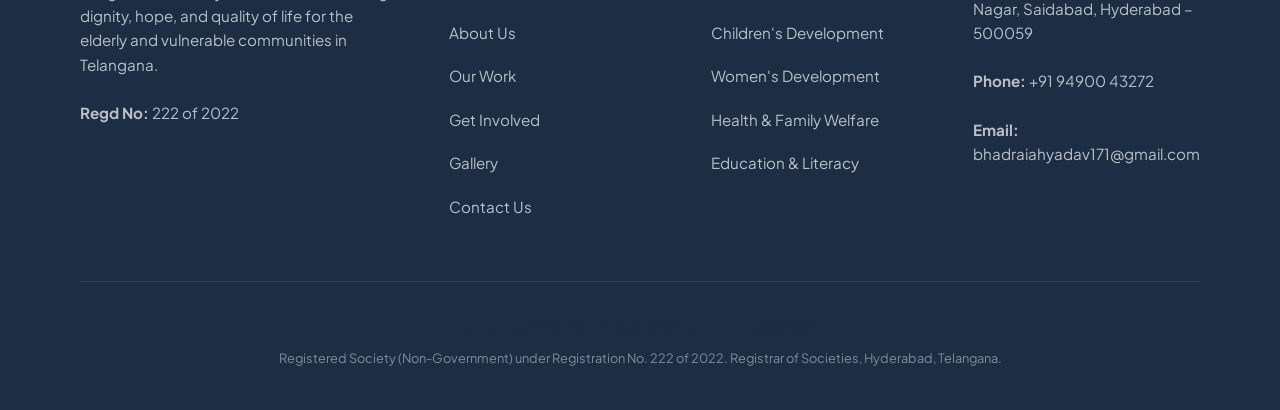
<file: contact.html>
<!DOCTYPE html>
<html lang="en">
<head>
  <meta charset="UTF-8">
  <meta name="viewport" content="width=device-width, initial-scale=1.0">
  <title>Contact Us | Amma Jyothi Foundation Hyderabad</title>
  <meta name="description" content="Get in touch with Amma Jyothi Foundation in Saidabad, Hyderabad. Find our address, phone number, email, and location map, or send a message.">
  
  <!-- Open Graph Meta Tags -->
  <meta property="og:title" content="Contact Us | Amma Jyothi Foundation Hyderabad">
  <meta property="og:description" content="Reach out to Amma Jyothi Foundation. Send us a message, view our location, or find email/call details.">
  <meta property="og:image" content="assets/elderly_care_hero.png">
  <meta property="og:url" content="contact.html">
  <meta property="og:type" content="website">

  <!-- Favicon -->
  <link rel="icon" type="image/x-icon" href="favicon.ico">

  <!-- Core CSS -->
  <link rel="stylesheet" href="styles.css">
</head>
<body>

  <!-- HEADER -->
  <header class="header-site">
    <div class="container header-container">
      <a href="index.html" class="logo-link">
        <div class="logo-icon">AJ</div>
        <span>Amma Jyothi Foundation</span>
      </a>
      <button class="menu-toggle" aria-expanded="false" aria-label="Toggle Navigation Menu">
        <span class="hamburger-line"></span>
        <span class="hamburger-line"></span>
        <span class="hamburger-line"></span>
      </button>
      <nav class="nav-site">
        <ul class="nav-list">
          <li><a href="index.html" class="nav-link">Home</a></li>
          <li><a href="about.html" class="nav-link">About Us</a></li>
          <li><a href="programs.html" class="nav-link">Our Work</a></li>
          <li><a href="get-involved.html" class="nav-link">Get Involved</a></li>
          <li><a href="gallery.html" class="nav-link">Gallery</a></li>
          <li><a href="contact.html" class="nav-link">Contact</a></li>
        </ul>
        <a href="#" class="btn btn-primary" data-modal-target="#donate-modal">Donate Now</a>
      </nav>
    </div>
  </header>

  <!-- INNER PAGE HERO -->
  <section class="section" style="background: linear-gradient(135deg, var(--dark-neutral) 0%, var(--accent) 100%); color: var(--white); padding: 6rem 0 3rem 0; margin-top: var(--header-height); text-align: center;">
    <div class="container">
      <span class="hero-tag" style="background-color: var(--secondary); color: var(--dark-neutral);">Connect With Us</span>
      <h1 style="color: var(--white); margin-bottom: 1rem;">Contact Us</h1>
      <p style="color: rgba(255, 255, 255, 0.85); font-size: 1.15rem; max-width: 600px; margin: 0 auto;">Have questions? Reach out to our leadership team or send a message directly.</p>
    </div>
  </section>

  <!-- CONTACT LAYOUT -->
  <section class="section">
    <div class="container">
      <div class="contact-layout">
        
        <!-- CONTACT INFORMATION & MAP -->
        <div>
          <h2 class="mb-3">Get in Touch</h2>
          <p>Please feel free to connect with us for donations, volunteering details, program feedback, or corporate CSR queries. Our team coordinates operations from our office in Saidabad.</p>

          <ul class="contact-info-list" aria-label="Organization Contact Information">
            <li class="contact-info-item">
              <div class="contact-info-icon" aria-hidden="true">📍</div>
              <div class="contact-info-content">
                <h4>Registered Address</h4>
                <p>H No 17-1-391/V/4, Saraswathi Nagar, Saidabad, Hyderabad – 500059</p>
              </div>
            </li>
            <li class="contact-info-item">
              <div class="contact-info-icon" aria-hidden="true">📞</div>
              <div class="contact-info-content">
                <h4>Mobile / Phone</h4>
                <p><a href="tel:+919490043272">+91 94900 43272</a></p>
              </div>
            </li>
            <li class="contact-info-item">
              <div class="contact-info-icon" aria-hidden="true">✉</div>
              <div class="contact-info-content">
                <h4>Email Address</h4>
                <p><a href="mailto:bhadraiahyadav171@gmail.com">bhadraiahyadav171@gmail.com</a></p>
              </div>
            </li>
          </ul>

          <!-- Stylized Local Area Vector Map -->
          <div class="map-placeholder">
            <svg xmlns="http://www.w3.org/2000/svg" viewBox="0 0 450 200" width="100%" height="150" aria-label="Visual map illustration showing Saraswathi Nagar, Saidabad, Hyderabad">
              <!-- Background grid representing streets -->
              <rect width="450" height="200" fill="#F5EFE6" rx="12"/>
              <path d="M 0,50 L 450,70" stroke="#E2D7C8" stroke-width="8"/>
              <path d="M 120,0 L 150,200" stroke="#E2D7C8" stroke-width="12"/>
              <path d="M 330,0 L 290,200" stroke="#E2D7C8" stroke-width="10"/>
              <path d="M 0,140 L 450,110" stroke="#E2D7C8" stroke-width="6"/>
              
              <!-- Location Circle Area -->
              <circle cx="210" cy="90" r="30" fill="#D95D39" opacity="0.15"/>
              <circle cx="210" cy="90" r="10" fill="#D95D39" opacity="0.4"/>
              
              <!-- Map Pin -->
              <path d="M210,65 C202,65 195,72 195,80 C195,92 210,105 210,105 C210,105 225,92 225,80 C225,72 218,65 210,65 Z" fill="#D95D39"/>
              <circle cx="210" cy="80" r="4" fill="#FFFFFF"/>
              
              <!-- Label -->
              <text x="210" y="125" font-family="sans-serif" font-size="12" font-weight="bold" fill="#1D2D44" text-anchor="middle">Saraswathi Nagar, Saidabad</text>
              <text x="210" y="142" font-family="sans-serif" font-size="10" fill="#1D2D44" opacity="0.7" text-anchor="middle">Hyderabad, Telangana - 500059</text>
            </svg>
            <div style="margin-top: 1rem; font-size: 0.95rem;">
              <a href="https://maps.google.com/?q=Saraswathi+Nagar+Saidabad+Hyderabad+500059" target="_blank" rel="noopener noreferrer" class="btn btn-secondary btn-sm" style="padding: 0.4rem 1rem; min-height: auto;">Open in Google Maps</a>
            </div>
          </div>
        </div>

        <!-- CONTACT FORM -->
        <div class="contact-form-container">
          <h2 style="margin-bottom: 1.5rem; position: relative; padding-bottom: 0.5rem;">Send a Message</h2>
          <form id="contact-form" novalidate>
            <div class="form-group">
              <label for="contact-name" class="form-label">Full Name *</label>
              <input type="text" id="contact-name" class="form-control" placeholder="Enter your name" required>
              <div class="invalid-feedback">This field is required.</div>
            </div>

            <div class="form-row">
              <div class="form-group">
                <label for="contact-email" class="form-label">Email Address *</label>
                <input type="email" id="contact-email" class="form-control" placeholder="Enter your email" required>
                <div class="invalid-feedback">Please enter a valid email address.</div>
              </div>
              
              <div class="form-group">
                <label for="contact-phone" class="form-label">Mobile Number (Optional)</label>
                <input type="tel" id="contact-phone" class="form-control" placeholder="10-digit number">
                <div class="invalid-feedback">Please enter a valid 10-digit mobile number.</div>
              </div>
            </div>

            <div class="form-group">
              <label for="contact-message" class="form-label">Message *</label>
              <textarea id="contact-message" class="form-control" placeholder="Write your message here" required></textarea>
              <div class="invalid-feedback">This field is required.</div>
            </div>

            <button type="submit" class="btn btn-primary" style="width: 100%; margin-top: 1rem;">Send Message</button>
          </form>
        </div>

      </div>
    </div>
  </section>

  <!-- FOOTER -->
  <footer class="footer-site">
    <div class="container">
      <div class="footer-grid">
        <div class="footer-column">
          <h3>Amma Jyothi Foundation</h3>
          <p class="mb-3">A registered society dedicated to restoring dignity, hope, and quality of life for the elderly and vulnerable communities in Telangana.</p>
          <p><strong>Regd No:</strong> 222 of 2022</p>
        </div>
        <div class="footer-column">
          <h4>Quick Links</h4>
          <ul class="footer-links">
            <li><a href="index.html">Home</a></li>
            <li><a href="about.html">About Us</a></li>
            <li><a href="programs.html">Our Work</a></li>
            <li><a href="get-involved.html">Get Involved</a></li>
            <li><a href="gallery.html">Gallery</a></li>
            <li><a href="contact.html">Contact Us</a></li>
          </ul>
        </div>
        <div class="footer-column">
          <h4>Our Focus</h4>
          <ul class="footer-links">
            <li><a href="programs.html#elderly">Aged & Elderly Welfare</a></li>
            <li><a href="programs.html#children">Children's Development</a></li>
            <li><a href="programs.html#women">Women's Development</a></li>
            <li><a href="programs.html#health">Health & Family Welfare</a></li>
            <li><a href="programs.html#education">Education & Literacy</a></li>
          </ul>
        </div>
        <div class="footer-column">
          <h4>Contact Info</h4>
          <p>H No 17-1-391/V/4, Saraswathi Nagar, Saidabad, Hyderabad – 500059</p>
          <p style="margin-top: 0.75rem;"><strong>Phone:</strong> +91 94900 43272</p>
          <p><strong>Email:</strong> bhadraiahyadav171@gmail.com</p>
        </div>
      </div>
      <div class="footer-bottom">
        <p>&copy; 2026 Amma Jyothi Foundation. All Rights Reserved.</p>
        <p class="footer-reg-info">Registered Society (Non-Government) under Registration No. 222 of 2022. Registrar of Societies, Hyderabad, Telangana.</p>
      </div>
    </div>
  </footer>

  <!-- MODALS -->
  <div class="modal-backdrop" id="donate-modal" role="dialog" aria-modal="true" aria-labelledby="donate-title">
    <div class="modal-container">
      <div class="modal-header">
        <h3 class="modal-title" id="donate-title">Support Amma Jyothi Foundation</h3>
        <button class="modal-close" aria-label="Close modal">&times;</button>
      </div>
      <div class="modal-body">
        <p class="mb-3">Thank you for choosing to support our mission. Your contributions help us provide food, shelter, healthcare, and support services to the elderly and marginalized communities.</p>
        
        <div style="background-color: var(--card-neutral); padding: 1.5rem; border-radius: var(--border-radius); border: 1px solid var(--border-color); margin-bottom: 2rem;">
          <h4 style="margin-bottom: 0.75rem; color: var(--primary);">Direct Bank Transfer Details</h4>
          <p style="margin-bottom: 0.5rem; font-size: 0.95rem;"><strong>Bank Name:</strong> State Bank of India (Placeholder - Confirm details)</p>
          <p style="margin-bottom: 0.5rem; font-size: 0.95rem;"><strong>Account Name:</strong> Amma Jyothi Foundation</p>
          <p style="margin-bottom: 0.5rem; font-size: 0.95rem;"><strong>Account Number:</strong> 000000000000 (Placeholder)</p>
          <p style="margin-bottom: 0.5rem; font-size: 0.95rem;"><strong>IFSC Code:</strong> SBIN0000000 (Placeholder)</p>
          <p style="margin-bottom: 0; font-size: 0.95rem;"><strong>Branch:</strong> Saidabad, Hyderabad</p>
        </div>

        <p style="font-size: 0.9rem; color: rgba(29, 45, 68, 0.7); text-align: center;">Note: Donations to the foundation are eligible for tax benefits under Section 80G (confirm status with the NGO).</p>
      </div>
    </div>
  </div>

  <div class="modal-backdrop" id="volunteer-modal" role="dialog" aria-modal="true" aria-labelledby="volunteer-title">
    <div class="modal-container">
      <div class="modal-header">
        <h3 class="modal-title" id="volunteer-title">Join Us as a Volunteer</h3>
        <button class="modal-close" aria-label="Close modal">&times;</button>
      </div>
      <div class="modal-body">
        <p class="mb-3">Lend your time and skills to make a difference. Sign up below and our team will get in touch with you.</p>
        
        <form id="volunteer-form" novalidate>
          <div class="form-group">
            <label for="vol-name" class="form-label">Full Name *</label>
            <input type="text" id="vol-name" class="form-control" placeholder="Enter your full name" required>
            <div class="invalid-feedback">This field is required.</div>
          </div>
          
          <div class="form-group">
            <label for="vol-email" class="form-label">Email Address *</label>
            <input type="email" id="vol-email" class="form-control" placeholder="Enter your email address" required>
            <div class="invalid-feedback">Please enter a valid email address.</div>
          </div>
          
          <div class="form-group">
            <label for="vol-phone" class="form-label">Mobile Number *</label>
            <input type="tel" id="vol-phone" class="form-control" placeholder="Enter your 10-digit mobile number" required>
            <div class="invalid-feedback">Please enter a valid 10-digit mobile number.</div>
          </div>

          <div class="form-group">
            <label for="vol-message" class="form-label">How would you like to help? (Optional)</label>
            <textarea id="vol-message" class="form-control" placeholder="Tell us about your skills, interests, or availability"></textarea>
          </div>
          
          <button type="submit" class="btn btn-primary" style="width: 100%; margin-top: 1rem;">Submit Application</button>
        </form>
      </div>
    </div>
  </div>

  <!-- Core JavaScript -->
  <script src="app.js"></script>
</body>
</html>
</file>
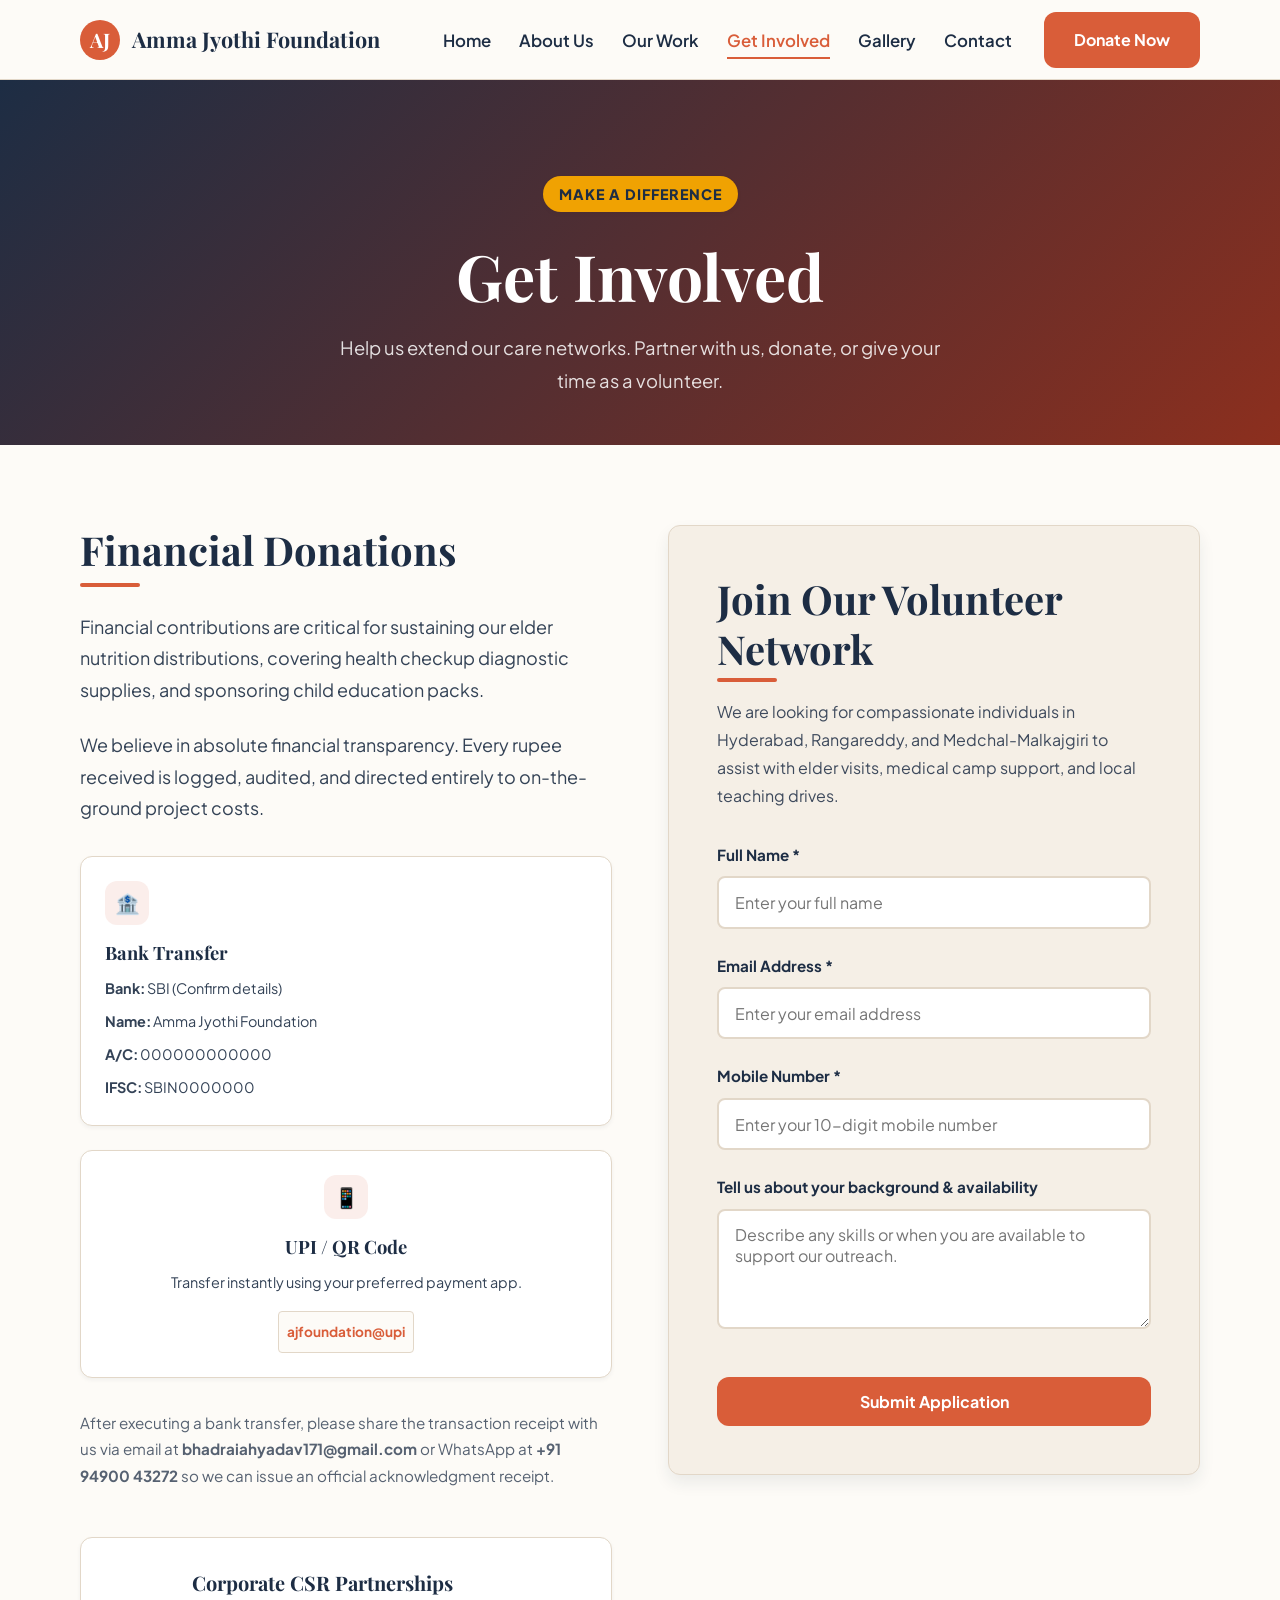
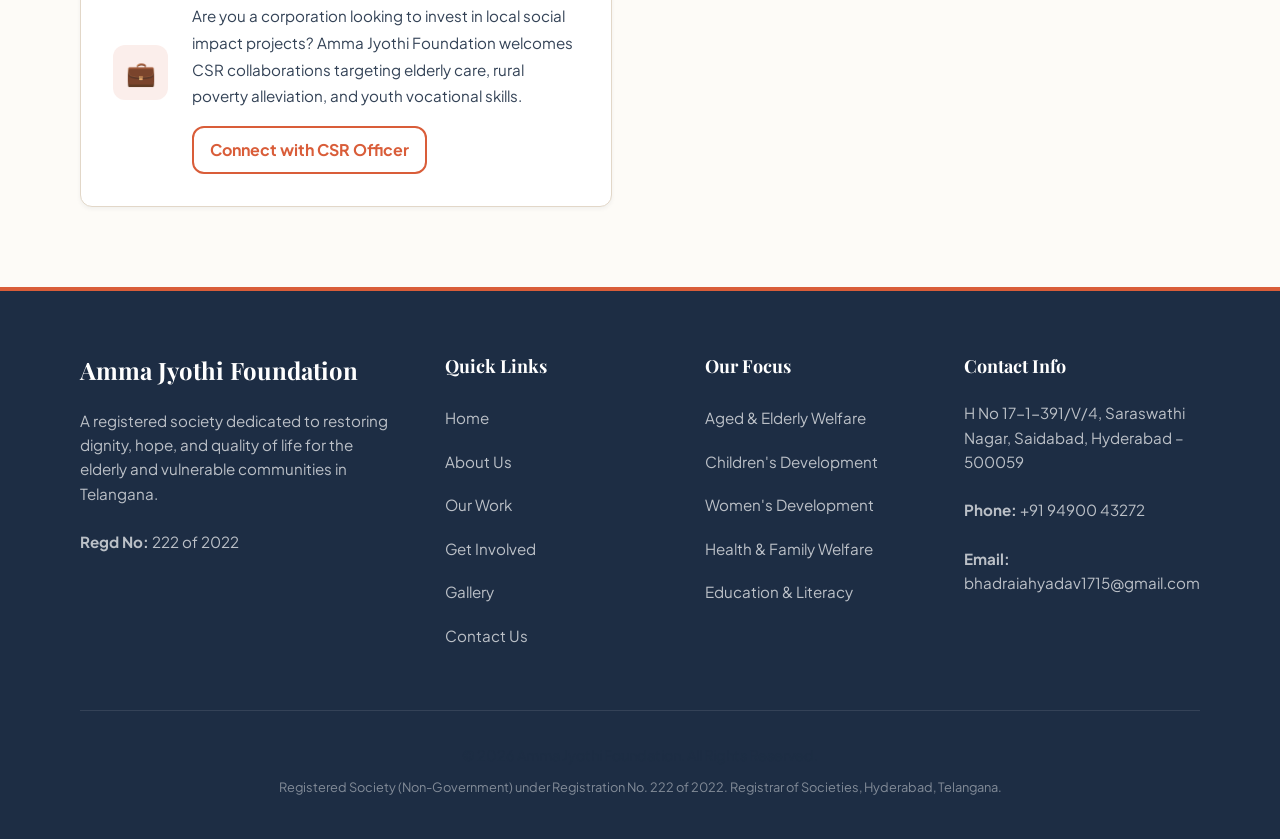
<file: get-involved.html>
<!DOCTYPE html>
<html lang="en">
<head>
  <meta charset="UTF-8">
  <meta name="viewport" content="width=device-width, initial-scale=1.0">
  <title>Get Involved | Donate & Volunteer for Amma Jyothi Foundation</title>
  <meta name="description" content="Discover how you can volunteer, donate, or partner with Amma Jyothi Foundation in Hyderabad to bring dignity and support to the elderly and rural communities.">
  
  <!-- Open Graph Meta Tags -->
  <meta property="og:title" content="Get Involved | Donate & Volunteer for Amma Jyothi Foundation">
  <meta property="og:description" content="Join Amma Jyothi Foundation in Telangana. Learn about volunteer opportunities, direct donation instructions, and CSR corporate partnerships.">
  <meta property="og:image" content="assets/elderly_care_hero.png">
  <meta property="og:url" content="get-involved.html">
  <meta property="og:type" content="website">

  <!-- Favicon -->
  <link rel="icon" type="image/x-icon" href="favicon.ico">

  <!-- Core CSS -->
  <link rel="stylesheet" href="styles.css">
</head>
<body>

  <!-- HEADER -->
  <header class="header-site">
    <div class="container header-container">
      <a href="index.html" class="logo-link">
        <div class="logo-icon">AJ</div>
        <span>Amma Jyothi Foundation</span>
      </a>
      <button class="menu-toggle" aria-expanded="false" aria-label="Toggle Navigation Menu">
        <span class="hamburger-line"></span>
        <span class="hamburger-line"></span>
        <span class="hamburger-line"></span>
      </button>
      <nav class="nav-site">
        <ul class="nav-list">
          <li><a href="index.html" class="nav-link">Home</a></li>
          <li><a href="about.html" class="nav-link">About Us</a></li>
          <li><a href="programs.html" class="nav-link">Our Work</a></li>
          <li><a href="get-involved.html" class="nav-link">Get Involved</a></li>
          <li><a href="gallery.html" class="nav-link">Gallery</a></li>
          <li><a href="contact.html" class="nav-link">Contact</a></li>
        </ul>
        <a href="#" class="btn btn-primary" data-modal-target="#donate-modal">Donate Now</a>
      </nav>
    </div>
  </header>

  <!-- INNER PAGE HERO -->
  <section class="section" style="background: linear-gradient(135deg, var(--dark-neutral) 0%, var(--accent) 100%); color: var(--white); padding: 6rem 0 3rem 0; margin-top: var(--header-height); text-align: center;">
    <div class="container">
      <span class="hero-tag" style="background-color: var(--secondary); color: var(--dark-neutral);">Make a Difference</span>
      <h1 style="color: var(--white); margin-bottom: 1rem;">Get Involved</h1>
      <p style="color: rgba(255, 255, 255, 0.85); font-size: 1.15rem; max-width: 600px; margin: 0 auto;">Help us extend our care networks. Partner with us, donate, or give your time as a volunteer.</p>
    </div>
  </section>

  <!-- GET INVOLVED CARDS (DONATE, VOLUNTEER, PARTNER) -->
  <section class="section">
    <div class="container">
      <div class="grid grid-2" style="align-items: start; gap: 3.5rem;">
        
        <!-- DONATION & FINANCIAL SUPPORT -->
        <div>
          <h2 class="mb-3">Financial Donations</h2>
          <p>Financial contributions are critical for sustaining our elder nutrition distributions, covering health checkup diagnostic supplies, and sponsoring child education packs.</p>
          <p>We believe in absolute financial transparency. Every rupee received is logged, audited, and directed entirely to on-the-ground project costs.</p>

          <!-- METHODS GRID -->
          <div class="grid grid-2" style="margin: 2rem 0; gap: 1.5rem;">
            <!-- Bank Transfer -->
            <div class="card" style="padding: 1.5rem; border-color: var(--border-color);">
              <div class="card-icon" style="width: 44px; height: 44px; font-size: 1.25rem; margin-bottom: 1rem;">🏦</div>
              <h3 style="font-size: 1.15rem; margin-bottom: 0.75rem;">Bank Transfer</h3>
              <p style="font-size: 0.9rem; margin-bottom: 0.5rem;"><strong>Bank:</strong> SBI (Confirm details)</p>
              <p style="font-size: 0.9rem; margin-bottom: 0.5rem;"><strong>Name:</strong> Amma Jyothi Foundation</p>
              <p style="font-size: 0.9rem; margin-bottom: 0.5rem;"><strong>A/C:</strong> 000000000000</p>
              <p style="font-size: 0.9rem; margin-bottom: 0;"><strong>IFSC:</strong> SBIN0000000</p>
            </div>

            <!-- UPI Transfer -->
            <div class="card" style="padding: 1.5rem; border-color: var(--border-color); justify-content: center; align-items: center; text-align: center;">
              <div class="card-icon" style="width: 44px; height: 44px; font-size: 1.25rem; margin-bottom: 1rem;">📱</div>
              <h3 style="font-size: 1.15rem; margin-bottom: 0.75rem;">UPI / QR Code</h3>
              <p style="font-size: 0.9rem; margin-bottom: 1rem;">Transfer instantly using your preferred payment app.</p>
              <div style="padding: 0.5rem; border: 1px solid var(--border-color); border-radius: 4px; display: inline-block; background-color: var(--light-neutral); font-weight: 700; font-size: 0.85rem; color: var(--primary);">
                ajfoundation@upi
              </div>
            </div>
          </div>

          <p style="font-size: 0.95rem; color: rgba(29, 45, 68, 0.75);">After executing a bank transfer, please share the transaction receipt with us via email at <strong>bhadraiahyadav171@gmail.com</strong> or WhatsApp at <strong>+91 94900 43272</strong> so we can issue an official acknowledgment receipt.</p>
          
          <!-- Corporate CSR Card -->
          <div class="card" style="margin-top: 3rem; padding: 2rem; border-color: var(--border-color); background-color: var(--white); flex-direction: row; align-items: center; gap: 1.5rem;">
            <div class="card-icon" style="width: 55px; height: 55px; font-size: 1.5rem; margin-bottom: 0; flex-shrink: 0;">💼</div>
            <div>
              <h3 style="font-size: 1.25rem; margin-bottom: 0.5rem;">Corporate CSR Partnerships</h3>
              <p style="font-size: 0.95rem; margin-bottom: 1rem;">Are you a corporation looking to invest in local social impact projects? Amma Jyothi Foundation welcomes CSR collaborations targeting elderly care, rural poverty alleviation, and youth vocational skills.</p>
              <a href="contact.html" class="btn btn-secondary" style="padding: 0.5rem 1rem; min-height: auto;">Connect with CSR Officer</a>
            </div>
          </div>
        </div>

        <!-- VOLUNTEER ENROLLMENT FORM -->
        <div class="contact-form-container" style="background-color: var(--card-neutral);">
          <h2 style="margin-bottom: 1rem; position: relative; padding-bottom: 0.5rem;">Join Our Volunteer Network</h2>
          <p style="font-size: 1rem; margin-bottom: 2rem; color: rgba(29, 45, 68, 0.85);">We are looking for compassionate individuals in Hyderabad, Rangareddy, and Medchal-Malkajgiri to assist with elder visits, medical camp support, and local teaching drives.</p>
          
          <form id="volunteer-form" novalidate>
            <div class="form-group">
              <label for="vol-name" class="form-label">Full Name *</label>
              <input type="text" id="vol-name" class="form-control" placeholder="Enter your full name" required>
              <div class="invalid-feedback">This field is required.</div>
            </div>
            
            <div class="form-group">
              <label for="vol-email" class="form-label">Email Address *</label>
              <input type="email" id="vol-email" class="form-control" placeholder="Enter your email address" required>
              <div class="invalid-feedback">Please enter a valid email address.</div>
            </div>
            
            <div class="form-group">
              <label for="vol-phone" class="form-label">Mobile Number *</label>
              <input type="tel" id="vol-phone" class="form-control" placeholder="Enter your 10-digit mobile number" required>
              <div class="invalid-feedback">Please enter a valid 10-digit mobile number.</div>
            </div>

            <div class="form-group">
              <label for="vol-message" class="form-label">Tell us about your background & availability</label>
              <textarea id="vol-message" class="form-control" placeholder="Describe any skills or when you are available to support our outreach."></textarea>
            </div>
            
            <button type="submit" class="btn btn-primary" style="width: 100%; margin-top: 1rem;">Submit Application</button>
          </form>
        </div>

      </div>
    </div>
  </section>

  <!-- FOOTER -->
  <footer class="footer-site">
    <div class="container">
      <div class="footer-grid">
        <div class="footer-column">
          <h3>Amma Jyothi Foundation</h3>
          <p class="mb-3">A registered society dedicated to restoring dignity, hope, and quality of life for the elderly and vulnerable communities in Telangana.</p>
          <p><strong>Regd No:</strong> 222 of 2022</p>
        </div>
        <div class="footer-column">
          <h4>Quick Links</h4>
          <ul class="footer-links">
            <li><a href="index.html">Home</a></li>
            <li><a href="about.html">About Us</a></li>
            <li><a href="programs.html">Our Work</a></li>
            <li><a href="get-involved.html">Get Involved</a></li>
            <li><a href="gallery.html">Gallery</a></li>
            <li><a href="contact.html">Contact Us</a></li>
          </ul>
        </div>
        <div class="footer-column">
          <h4>Our Focus</h4>
          <ul class="footer-links">
            <li><a href="programs.html#elderly">Aged & Elderly Welfare</a></li>
            <li><a href="programs.html#children">Children's Development</a></li>
            <li><a href="programs.html#women">Women's Development</a></li>
            <li><a href="programs.html#health">Health & Family Welfare</a></li>
            <li><a href="programs.html#education">Education & Literacy</a></li>
          </ul>
        </div>
        <div class="footer-column">
          <h4>Contact Info</h4>
          <p>H No 17-1-391/V/4, Saraswathi Nagar, Saidabad, Hyderabad – 500059</p>
          <p style="margin-top: 0.75rem;"><strong>Phone:</strong> +91 94900 43272</p>
          <p><strong>Email:</strong> bhadraiahyadav1715@gmail.com</p>
        </div>
      </div>
      <div class="footer-bottom">
        <p>&copy; 2026 Amma Jyothi Foundation. All Rights Reserved.</p>
        <p class="footer-reg-info">Registered Society (Non-Government) under Registration No. 222 of 2022. Registrar of Societies, Hyderabad, Telangana.</p>
      </div>
    </div>
  </footer>

  <!-- MODALS -->
  <div class="modal-backdrop" id="donate-modal" role="dialog" aria-modal="true" aria-labelledby="donate-title">
    <div class="modal-container">
      <div class="modal-header">
        <h3 class="modal-title" id="donate-title">Support Amma Jyothi Foundation</h3>
        <button class="modal-close" aria-label="Close modal">&times;</button>
      </div>
      <div class="modal-body">
        <p class="mb-3">Thank you for choosing to support our mission. Your contributions help us provide food, shelter, healthcare, and support services to the elderly and marginalized communities.</p>
        
        <div style="background-color: var(--card-neutral); padding: 1.5rem; border-radius: var(--border-radius); border: 1px solid var(--border-color); margin-bottom: 2rem;">
          <h4 style="margin-bottom: 0.75rem; color: var(--primary);">Direct Bank Transfer Details</h4>
          <p style="margin-bottom: 0.5rem; font-size: 0.95rem;"><strong>Bank Name:</strong> State Bank of India (Placeholder - Confirm details)</p>
          <p style="margin-bottom: 0.5rem; font-size: 0.95rem;"><strong>Account Name:</strong> Amma Jyothi Foundation</p>
          <p style="margin-bottom: 0.5rem; font-size: 0.95rem;"><strong>Account Number:</strong> 000000000000 (Placeholder)</p>
          <p style="margin-bottom: 0.5rem; font-size: 0.95rem;"><strong>IFSC Code:</strong> SBIN0000000 (Placeholder)</p>
          <p style="margin-bottom: 0; font-size: 0.95rem;"><strong>Branch:</strong> Saidabad, Hyderabad</p>
        </div>

        <p style="font-size: 0.9rem; color: rgba(29, 45, 68, 0.7); text-align: center;">Note: Donations to the foundation are eligible for tax benefits under Section 80G (confirm status with the NGO).</p>
      </div>
    </div>
  </div>

  <!-- Core JavaScript -->
  <script src="app.js"></script>
</body>
</html>
</file>
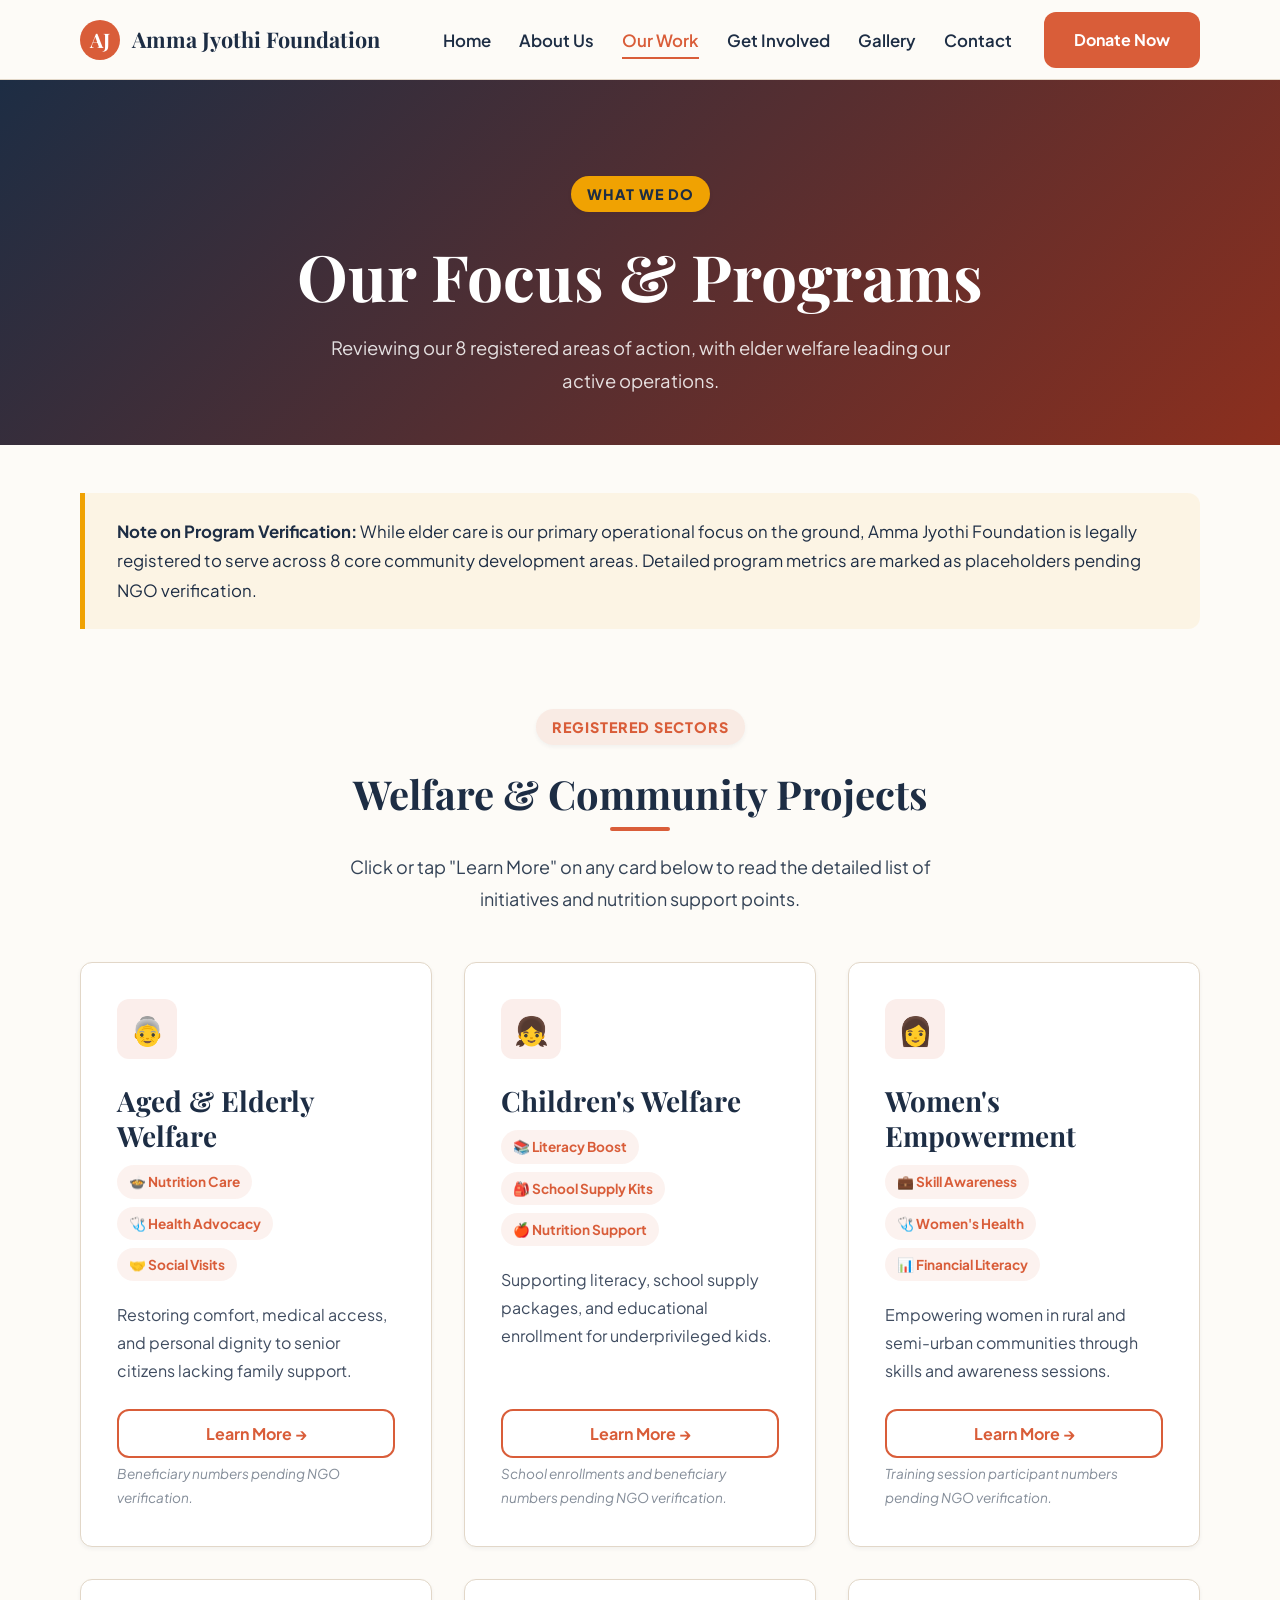
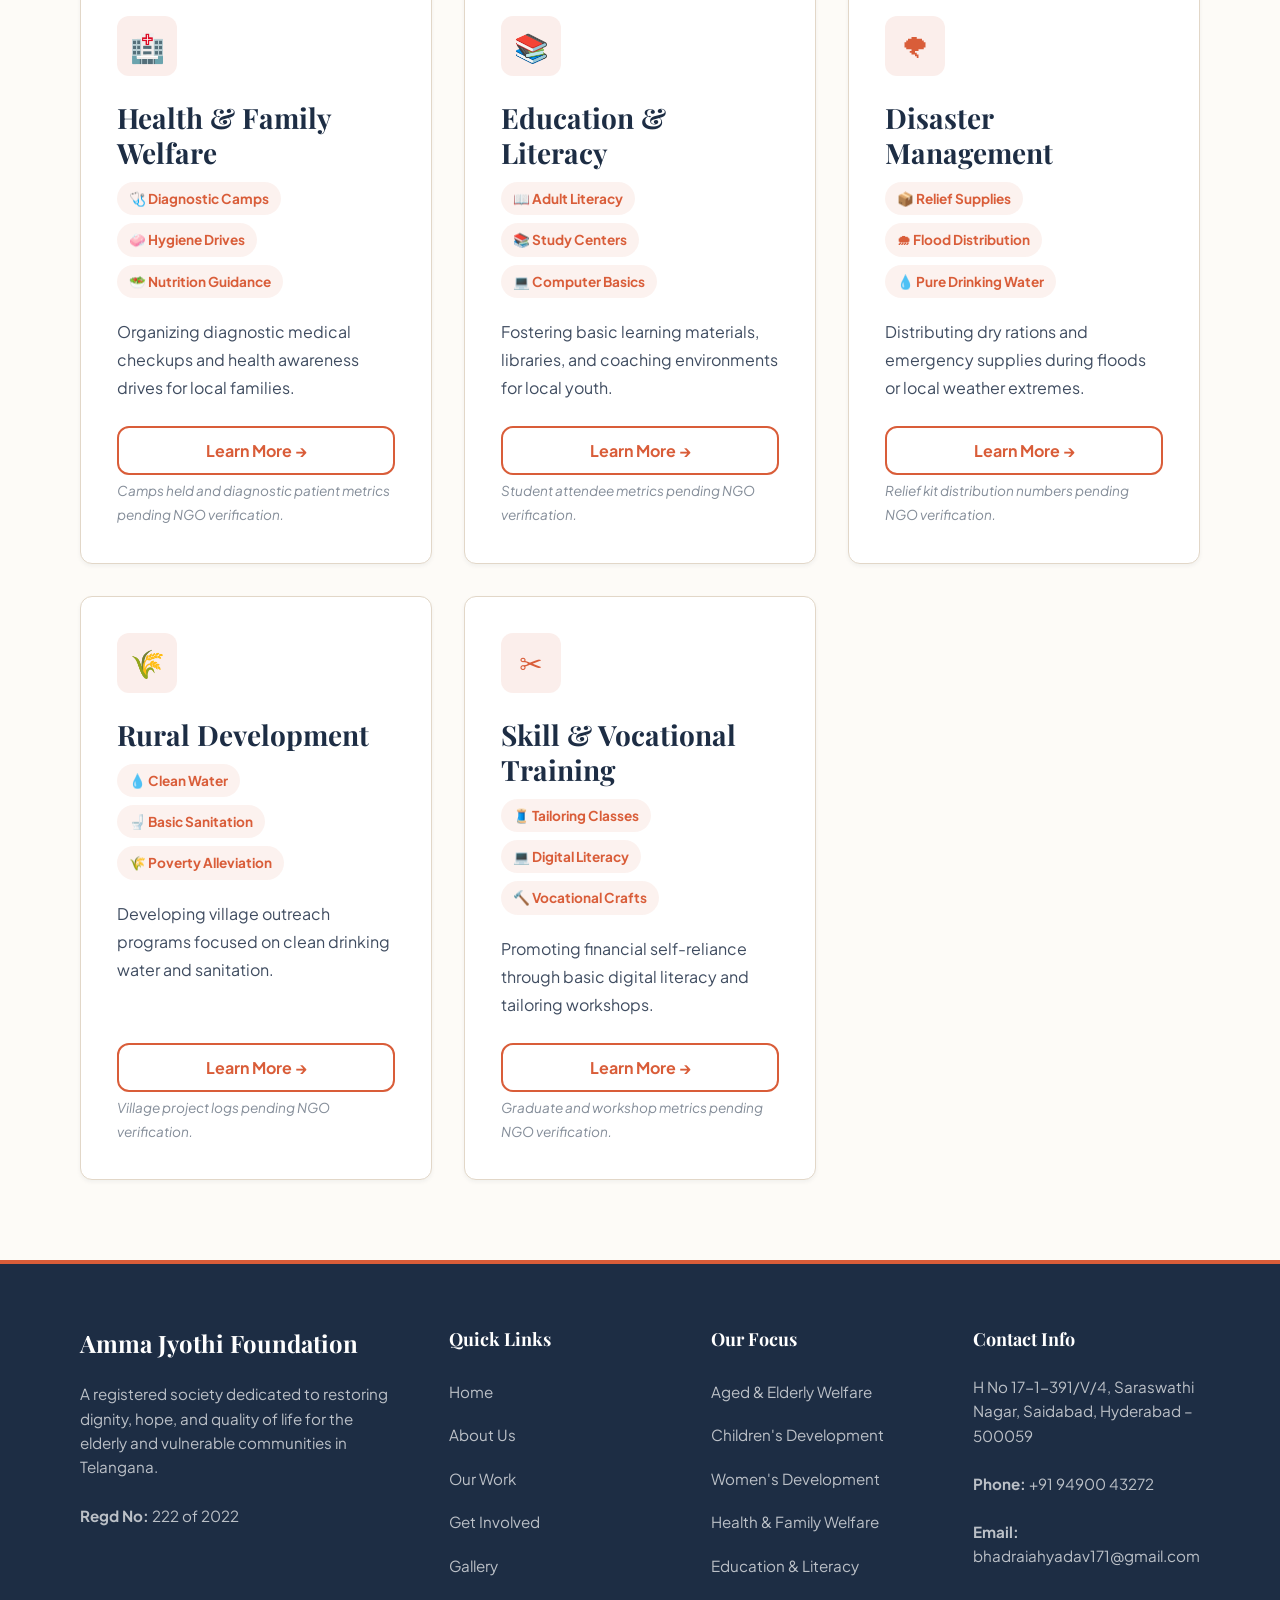
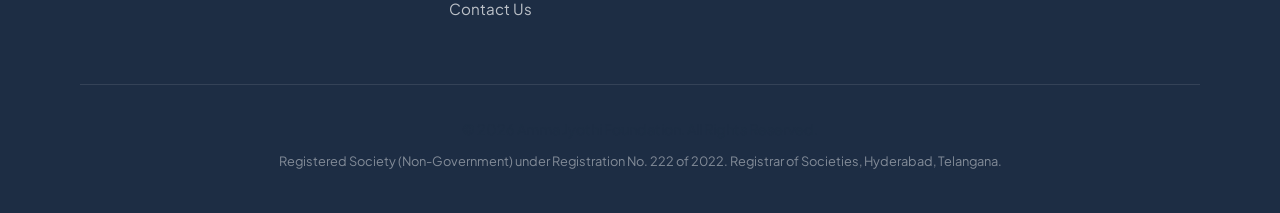
<file: programs.html>
<!DOCTYPE html>
<html lang="en">
<head>
  <meta charset="UTF-8">
  <meta name="viewport" content="width=device-width, initial-scale=1.0">
  <title>Our Programs | Amma Jyothi Foundation Focus Areas</title>
  <meta name="description" content="Explore the 8 focus areas of Amma Jyothi Foundation, including our primary mission in elder care, alongside education, women's empowerment, and community development.">
  
  <!-- Open Graph Meta Tags -->
  <meta property="og:title" content="Our Programs | Amma Jyothi Foundation Focus Areas">
  <meta property="og:description" content="Detailed overview of our community welfare programs: Elderly Welfare, Education, Health, and Rural Development in Telangana.">
  <meta property="og:image" content="assets/elderly_care_hero.png">
  <meta property="og:url" content="programs.html">
  <meta property="og:type" content="website">

  <!-- Favicon -->
  <link rel="icon" type="image/x-icon" href="favicon.ico">

  <!-- Core CSS -->
  <link rel="stylesheet" href="styles.css">
</head>
<body>

  <!-- HEADER -->
  <header class="header-site">
    <div class="container header-container">
      <a href="index.html" class="logo-link">
        <div class="logo-icon">AJ</div>
        <span>Amma Jyothi Foundation</span>
      </a>
      <button class="menu-toggle" aria-expanded="false" aria-label="Toggle Navigation Menu">
        <span class="hamburger-line"></span>
        <span class="hamburger-line"></span>
        <span class="hamburger-line"></span>
      </button>
      <nav class="nav-site">
        <ul class="nav-list">
          <li><a href="index.html" class="nav-link">Home</a></li>
          <li><a href="about.html" class="nav-link">About Us</a></li>
          <li><a href="programs.html" class="nav-link">Our Work</a></li>
          <li><a href="get-involved.html" class="nav-link">Get Involved</a></li>
          <li><a href="gallery.html" class="nav-link">Gallery</a></li>
          <li><a href="contact.html" class="nav-link">Contact</a></li>
        </ul>
        <a href="#" class="btn btn-primary" data-modal-target="#donate-modal">Donate Now</a>
      </nav>
    </div>
  </header>

  <!-- INNER PAGE HERO -->
  <section class="section" style="background: linear-gradient(135deg, var(--dark-neutral) 0%, var(--accent) 100%); color: var(--white); padding: 6rem 0 3rem 0; margin-top: var(--header-height); text-align: center;">
    <div class="container">
      <span class="hero-tag" style="background-color: var(--secondary); color: var(--dark-neutral);">What We Do</span>
      <h1 style="color: var(--white); margin-bottom: 1rem;">Our Focus & Programs</h1>
      <p style="color: rgba(255, 255, 255, 0.85); font-size: 1.15rem; max-width: 650px; margin: 0 auto;">Reviewing our 8 registered areas of action, with elder welfare leading our active operations.</p>
    </div>
  </section>

  <!-- IMPORTANT NOTE / TRUST BOX -->
  <section class="container" style="margin-top: 3rem;">
    <div style="background-color: rgba(240, 162, 2, 0.08); border-left: 5px solid var(--secondary); padding: 1.5rem 2rem; border-radius: 0 var(--border-radius) var(--border-radius) 0; font-size: 1.05rem;">
      <strong>Note on Program Verification:</strong> While elder care is our primary operational focus on the ground, Amma Jyothi Foundation is legally registered to serve across 8 core community development areas. Detailed program metrics are marked as placeholders pending NGO verification.
    </div>
  </section>

  <!-- PROGRAM CARD GRID -->
  <section class="section">
    <div class="container">
      <div class="text-center mb-5">
        <span class="hero-tag" style="background-color: rgba(217, 93, 57, 0.1); color: var(--primary);">Registered Sectors</span>
        <h2>Welfare & Community Projects</h2>
        <p style="max-width: 600px; margin: 0 auto;">Click or tap "Learn More" on any card below to read the detailed list of initiatives and nutrition support points.</p>
      </div>

      <!-- Grid populated dynamically by app.js -->
      <div class="grid grid-3" id="programs-grid">
        <!-- JS inserts 8 focus cards here -->
      </div>
    </div>
  </section>

  <!-- FOOTER -->
  <footer class="footer-site">
    <div class="container">
      <div class="footer-grid">
        <div class="footer-column">
          <h3>Amma Jyothi Foundation</h3>
          <p class="mb-3">A registered society dedicated to restoring dignity, hope, and quality of life for the elderly and vulnerable communities in Telangana.</p>
          <p><strong>Regd No:</strong> 222 of 2022</p>
        </div>
        <div class="footer-column">
          <h4>Quick Links</h4>
          <ul class="footer-links">
            <li><a href="index.html">Home</a></li>
            <li><a href="about.html">About Us</a></li>
            <li><a href="programs.html">Our Work</a></li>
            <li><a href="get-involved.html">Get Involved</a></li>
            <li><a href="gallery.html">Gallery</a></li>
            <li><a href="contact.html">Contact Us</a></li>
          </ul>
        </div>
        <div class="footer-column">
          <h4>Our Focus</h4>
          <ul class="footer-links">
            <li><a href="programs.html#elderly">Aged & Elderly Welfare</a></li>
            <li><a href="programs.html#children">Children's Development</a></li>
            <li><a href="programs.html#women">Women's Development</a></li>
            <li><a href="programs.html#health">Health & Family Welfare</a></li>
            <li><a href="programs.html#education">Education & Literacy</a></li>
          </ul>
        </div>
        <div class="footer-column">
          <h4>Contact Info</h4>
          <p>H No 17-1-391/V/4, Saraswathi Nagar, Saidabad, Hyderabad – 500059</p>
          <p style="margin-top: 0.75rem;"><strong>Phone:</strong> +91 94900 43272</p>
          <p><strong>Email:</strong> bhadraiahyadav171@gmail.com</p>
        </div>
      </div>
      <div class="footer-bottom">
        <p>&copy; 2026 Amma Jyothi Foundation. All Rights Reserved.</p>
        <p class="footer-reg-info">Registered Society (Non-Government) under Registration No. 222 of 2022. Registrar of Societies, Hyderabad, Telangana.</p>
      </div>
    </div>
  </footer>

  <!-- MODALS -->
  <div class="modal-backdrop" id="donate-modal" role="dialog" aria-modal="true" aria-labelledby="donate-title">
    <div class="modal-container">
      <div class="modal-header">
        <h3 class="modal-title" id="donate-title">Support Amma Jyothi Foundation</h3>
        <button class="modal-close" aria-label="Close modal">&times;</button>
      </div>
      <div class="modal-body">
        <p class="mb-3">Thank you for choosing to support our mission. Your contributions help us provide food, shelter, healthcare, and support services to the elderly and marginalized communities.</p>
        
        <div style="background-color: var(--card-neutral); padding: 1.5rem; border-radius: var(--border-radius); border: 1px solid var(--border-color); margin-bottom: 2rem;">
          <h4 style="margin-bottom: 0.75rem; color: var(--primary);">Direct Bank Transfer Details</h4>
          <p style="margin-bottom: 0.5rem; font-size: 0.95rem;"><strong>Bank Name:</strong> State Bank of India (Placeholder - Confirm details)</p>
          <p style="margin-bottom: 0.5rem; font-size: 0.95rem;"><strong>Account Name:</strong> Amma Jyothi Foundation</p>
          <p style="margin-bottom: 0.5rem; font-size: 0.95rem;"><strong>Account Number:</strong> 000000000000 (Placeholder)</p>
          <p style="margin-bottom: 0.5rem; font-size: 0.95rem;"><strong>IFSC Code:</strong> SBIN0000000 (Placeholder)</p>
          <p style="margin-bottom: 0; font-size: 0.95rem;"><strong>Branch:</strong> Saidabad, Hyderabad</p>
        </div>

        <p style="font-size: 0.9rem; color: rgba(29, 45, 68, 0.7); text-align: center;">Note: Donations to the foundation are eligible for tax benefits under Section 80G (confirm status with the NGO).</p>
      </div>
    </div>
  </div>

  <!-- FOCUS AREA EXPANSION MODAL -->
  <div class="modal-backdrop" id="focus-detail-modal" role="dialog" aria-modal="true" aria-labelledby="focus-detail-title">
    <div class="modal-container">
      <div class="modal-header">
        <h3 class="modal-title" id="focus-detail-title">Focus Area Details</h3>
        <button class="modal-close" aria-label="Close modal">&times;</button>
      </div>
      <div class="modal-body">
        <!-- Dynamic content injected via app.js -->
      </div>
    </div>
  </div>

  <!-- Core JavaScript -->
  <script src="app.js"></script>
</body>
</html>
</file>
<file: styles.css>
/* ==========================================================================
   DESIGN SYSTEM & VARIABLES - Amma Jyothi Foundation
   ========================================================================== */

@import url('https://fonts.googleapis.com/css2?family=Playfair+Display:ital,wght@0,400..900;1,400..900&family=Plus+Jakarta+Sans:ital,wght@0,200..800;1,200..800&display=swap');
:root {
    /* Warm Color Palette */
    --primary: #D95D39;
    /* Terracotta Warm Orange */
    --primary-rgb: 217, 93, 57;
    --secondary: #F0A202;
    /* Soft Gold/Marigold */
    --secondary-rgb: 240, 162, 2;
    --accent: #8C2F1E;
    /* Grounding Maroon */
    --accent-rgb: 140, 47, 30;
    --dark-neutral: #1D2D44;
    /* Grounding Navy/Charcoal */
    --dark-neutral-rgb: 29, 45, 68;
    --light-neutral: #FDFBF7;
    /* Warm Ivory/Cream Background */
    --card-neutral: #F5EFE6;
    /* Soft Sand/Beige for Containers */
    --card-neutral-rgb: 245, 239, 230;
    --white: #FFFFFF;
    --border-color: #E2D7C8;
    /* Typography */
    --font-headings: 'Playfair Display', Georgia, serif;
    --font-body: 'Plus Jakarta Sans', system-ui, -apple-system, sans-serif;
    /* Layout & Spacing */
    --container-max-width: 1200px;
    --header-height: 80px;
    --transition-smooth: all 0.3s cubic-bezier(0.4, 0, 0.2, 1);
    --shadow-sm: 0 2px 4px rgba(29, 45, 68, 0.05);
    --shadow-md: 0 8px 16px rgba(29, 45, 68, 0.08);
    --shadow-lg: 0 16px 32px rgba(29, 45, 68, 0.12);
    --border-radius: 12px;
}


/* ==========================================================================
   BASE STYLES & ACCESSIBILITY
   ========================================================================== */

*,
*::before,
*::after {
    box-sizing: border-box;
    margin: 0;
    padding: 0;
}

html {
    scroll-behavior: smooth;
    font-size: 16px;
    /* Base */
    background-color: var(--light-neutral);
    color: var(--dark-neutral);
}

body {
    font-family: var(--font-body);
    font-size: 1.125rem;
    /* 18px body text for accessibility */
    line-height: 1.75;
    -webkit-font-smoothing: antialiased;
    -moz-osx-font-smoothing: grayscale;
    background-color: var(--light-neutral);
}


/* Accessible Headings */

h1,
h2,
h3,
h4,
h5,
h6 {
    font-family: var(--font-headings);
    font-weight: 700;
    line-height: 1.25;
    color: var(--dark-neutral);
}

h1 {
    font-size: clamp(2.5rem, 5vw, 4rem);
    margin-bottom: 1.5rem;
}

h2 {
    font-size: clamp(1.875rem, 4vw, 2.5rem);
    margin-bottom: 1.25rem;
    position: relative;
    padding-bottom: 0.75rem;
}

h2::after {
    content: '';
    position: absolute;
    bottom: 0;
    left: 0;
    width: 60px;
    height: 4px;
    background-color: var(--primary);
    border-radius: 2px;
}

.text-center h2::after {
    left: 50%;
    transform: translateX(-50%);
}

h3 {
    font-size: clamp(1.35rem, 3vw, 1.75rem);
    margin-bottom: 1rem;
}

p {
    margin-bottom: 1.5rem;
    color: rgba(29, 45, 68, 0.9);
    /* Dark navy with high opacity */
}

a {
    color: var(--primary);
    text-decoration: none;
    transition: var(--transition-smooth);
}

a:hover {
    color: var(--accent);
}

img {
    max-width: 100%;
    height: auto;
    display: block;
    border-radius: var(--border-radius);
}


/* Accessibility Focus States */

a:focus-visible,
button:focus-visible,
input:focus-visible,
textarea:focus-visible,
select:focus-visible {
    outline: 3px solid var(--secondary);
    outline-offset: 3px;
}


/* Reduced Motion Override */

@media (prefers-reduced-motion: reduce) {
    *,
    *::before,
    *::after {
        animation-duration: 0.01ms !important;
        animation-iteration-count: 1 !important;
        transition-duration: 0.01ms !important;
        scroll-behavior: auto !important;
    }
}


/* ==========================================================================
   LAYOUT CONTAINERS & UTILITIES
   ========================================================================== */

.container {
    width: 90%;
    max-width: var(--container-max-width);
    margin: 0 auto;
    padding: 0 1rem;
}

.section {
    padding: 5rem 0;
    position: relative;
}

.section-alt {
    background-color: var(--card-neutral);
}

.text-center {
    text-align: center;
}

.mb-3 {
    margin-bottom: 1.5rem;
}

.mb-5 {
    margin-bottom: 3rem;
}


/* Grid Utilities */

.grid {
    display: grid;
    gap: 2rem;
}

.grid-2 {
    grid-template-columns: repeat(auto-fit, minmax(300px, 1fr));
}

.grid-3 {
    grid-template-columns: repeat(auto-fit, minmax(320px, 1fr));
}

.grid-4 {
    grid-template-columns: repeat(auto-fit, minmax(240px, 1fr));
}


/* ==========================================================================
   HEADER / NAVIGATION
   ========================================================================== */

.header-site {
    background-color: rgba(253, 251, 247, 0.95);
    backdrop-filter: blur(8px);
    border-bottom: 1px solid var(--border-color);
    position: fixed;
    top: 0;
    left: 0;
    width: 100%;
    z-index: 1000;
    height: var(--header-height);
    transition: var(--transition-smooth);
}

.header-site.scrolled {
    height: 70px;
    box-shadow: var(--shadow-sm);
}

.header-container {
    display: flex;
    justify-content: space-between;
    align-items: center;
    height: 100%;
}

.logo-link {
    display: flex;
    align-items: center;
    gap: 0.75rem;
    color: var(--dark-neutral);
    font-family: var(--font-headings);
    font-weight: 700;
    font-size: 1.35rem;
}

.logo-icon {
    width: 40px;
    height: 40px;
    background-color: var(--primary);
    border-radius: 50%;
    display: flex;
    align-items: center;
    justify-content: center;
    color: var(--white);
    font-weight: bold;
    font-size: 1.25rem;
}


/* Nav Links */

.nav-site {
    display: flex;
    align-items: center;
    gap: 2rem;
}

.nav-list {
    display: flex;
    list-style: none;
    gap: 1.75rem;
    align-items: center;
}

.nav-link {
    color: var(--dark-neutral);
    font-weight: 600;
    font-size: 1.05rem;
    position: relative;
    padding: 0.5rem 0;
}

.nav-link:hover {
    color: var(--primary);
}

.nav-link::after {
    content: '';
    position: absolute;
    bottom: 0;
    left: 0;
    width: 100%;
    height: 2px;
    background-color: var(--primary);
    transform: scaleX(0);
    transition: var(--transition-smooth);
    transform-origin: bottom right;
}

.nav-link:hover::after,
.nav-link.active::after {
    transform: scaleX(1);
    transform-origin: bottom left;
}

.nav-link.active {
    color: var(--primary);
}


/* Mobile Toggle & Menu */

.menu-toggle {
    display: none;
    background: none;
    border: none;
    cursor: pointer;
    width: 44px;
    height: 44px;
    position: relative;
    z-index: 1100;
}

.hamburger-line {
    display: block;
    width: 24px;
    height: 3px;
    background-color: var(--dark-neutral);
    margin: 5px auto;
    transition: var(--transition-smooth);
}


/* ==========================================================================
   BUTTONS
   ========================================================================== */

.btn {
    display: inline-flex;
    align-items: center;
    justify-content: center;
    padding: 0.75rem 1.75rem;
    font-family: var(--font-body);
    font-weight: 700;
    font-size: 1rem;
    border-radius: var(--border-radius);
    border: 2px solid transparent;
    cursor: pointer;
    transition: var(--transition-smooth);
    min-height: 48px;
    /* Great tap target */
    gap: 0.5rem;
}

.btn-primary {
    background-color: var(--primary);
    color: var(--white);
}

.btn-primary:hover {
    background-color: var(--accent);
    color: var(--white);
    box-shadow: var(--shadow-md);
    transform: translateY(-2px);
}

.btn-secondary {
    background-color: transparent;
    border-color: var(--primary);
    color: var(--primary);
}

.btn-secondary:hover {
    background-color: rgba(217, 93, 57, 0.05);
    color: var(--accent);
    border-color: var(--accent);
    transform: translateY(-2px);
}

.btn-outline-white {
    background-color: transparent;
    border-color: var(--white);
    color: var(--white);
}

.btn-outline-white:hover {
    background-color: var(--white);
    color: var(--primary);
    transform: translateY(-2px);
}

.btn-link {
    padding: 0;
    background: none;
    border: none;
    color: var(--primary);
    font-weight: 700;
    text-decoration: underline;
    min-height: auto;
    cursor: pointer;
}

.btn-link:hover {
    color: var(--accent);
}


/* ==========================================================================
   HERO SECTION
   ========================================================================== */

.hero {
    background: linear-gradient(135deg, rgba(29, 45, 68, 0.95) 0%, rgba(140, 47, 30, 0.9) 100%), url('images/elderly_care_hero.png') no-repeat center center/cover;
    color: var(--white);
    padding: 8rem 0 6rem 0;
    margin-top: var(--header-height);
    position: relative;
    overflow: hidden;
}

.hero-grid {
    display: grid;
    grid-template-columns: 1.2fr 0.8fr;
    align-items: center;
    gap: 3rem;
}

.hero-content {
    z-index: 2;
}

.hero-tag {
    display: inline-block;
    background-color: var(--secondary);
    color: var(--dark-neutral);
    padding: 0.35rem 1rem;
    border-radius: 50px;
    font-size: 0.9rem;
    font-weight: 800;
    text-transform: uppercase;
    letter-spacing: 1px;
    margin-bottom: 1.5rem;
    box-shadow: var(--shadow-sm);
}

.hero-title {
    color: var(--white);
    margin-bottom: 1.5rem;
    line-height: 1.15;
}

.hero-description {
    color: rgba(255, 255, 255, 0.85);
    font-size: 1.25rem;
    margin-bottom: 2rem;
    max-width: 650px;
}

.hero-buttons {
    display: flex;
    gap: 1rem;
    flex-wrap: wrap;
}

.hero-image-wrap {
    position: relative;
    z-index: 2;
    border: 8px solid rgba(255, 255, 255, 0.1);
    border-radius: var(--border-radius);
    box-shadow: var(--shadow-lg);
    overflow: hidden;
    display: none;
    /* Hide secondary column on mobile, show on desktop */
}

.hero-image-wrap img {
    border-radius: 0;
    transition: transform 6s ease;
}

.hero:hover .hero-image-wrap img {
    transform: scale(1.05);
}


/* ==========================================================================
   TRUST STRIP & METRICS
   ========================================================================== */

.trust-strip {
    background-color: var(--white);
    padding: 2rem 0;
    border-bottom: 1px solid var(--border-color);
    box-shadow: var(--shadow-sm);
}

.trust-flex {
    display: flex;
    justify-content: space-around;
    align-items: center;
    flex-wrap: wrap;
    gap: 2rem;
}

.trust-item {
    display: flex;
    align-items: center;
    gap: 1rem;
    text-align: left;
}

.trust-icon {
    width: 50px;
    height: 50px;
    background-color: rgba(240, 162, 2, 0.1);
    border-radius: 50%;
    display: flex;
    align-items: center;
    justify-content: center;
    color: var(--secondary);
    font-size: 1.5rem;
    flex-shrink: 0;
}

.trust-label {
    font-size: 0.85rem;
    text-transform: uppercase;
    letter-spacing: 1px;
    color: rgba(29, 45, 68, 0.6);
    font-weight: 700;
    margin-bottom: 0.15rem;
}

.trust-value {
    font-size: 1.15rem;
    font-weight: 700;
    color: var(--dark-neutral);
}


/* Statistics Strip */

.stats-section {
    background-color: var(--primary);
    color: var(--white);
    padding: 4rem 0;
}

.stats-grid {
    display: grid;
    grid-template-columns: repeat(3, 1fr);
    gap: 2rem;
    text-align: center;
}

.stat-card {
    padding: 1.5rem;
}

.stat-number {
    font-family: var(--font-headings);
    font-size: clamp(2.5rem, 5vw, 4.5rem);
    font-weight: 900;
    line-height: 1;
    margin-bottom: 0.5rem;
    color: var(--secondary);
}

.stat-label {
    font-size: 1.15rem;
    font-weight: 600;
    color: rgba(255, 255, 255, 0.9);
}


/* ==========================================================================
   CARDS & HOVER EFFECTS
   ========================================================================== */

.card {
    background-color: var(--white);
    border-radius: var(--border-radius);
    border: 1px solid var(--border-color);
    padding: 2.25rem;
    box-shadow: var(--shadow-sm);
    transition: var(--transition-smooth);
    display: flex;
    flex-direction: column;
    height: 100%;
}

.card:hover {
    transform: translateY(-6px);
    box-shadow: 0 12px 24px rgba(217, 93, 57, 0.12);
    border-color: var(--primary);
}

.card-icon {
    width: 60px;
    height: 60px;
    border-radius: var(--border-radius);
    background-color: rgba(217, 93, 57, 0.1);
    color: var(--primary);
    display: flex;
    align-items: center;
    justify-content: center;
    font-size: 1.75rem;
    margin-bottom: 1.5rem;
    transition: var(--transition-smooth);
}

.card:hover .card-icon {
    background-color: var(--primary);
    color: var(--white);
}

.card-title {
    margin-bottom: 0.75rem;
    color: var(--dark-neutral);
}

.card-text {
    flex-grow: 1;
    color: rgba(29, 45, 68, 0.85);
    font-size: 1rem;
    margin-bottom: 1.5rem;
}


/* Card custom list layout tags instead of bullet lines */

.card-tags {
    display: flex;
    flex-wrap: wrap;
    gap: 0.5rem;
    margin-bottom: 1.25rem;
}

.card-tag {
    background-color: rgba(217, 93, 57, 0.08);
    color: var(--primary);
    padding: 0.3rem 0.75rem;
    border-radius: 50px;
    font-size: 0.85rem;
    font-weight: 700;
    display: inline-flex;
    align-items: center;
    gap: 0.35rem;
}

.card-pending-caption {
    font-size: 0.85rem;
    color: rgba(29, 45, 68, 0.55);
    font-style: italic;
    margin-top: 0.25rem;
    display: block;
}


/* ==========================================================================
   PROGRESSIVE ENHANCEMENT: CAROUSEL STYLES
   ========================================================================== */

.carousel {
    position: relative;
    width: 100%;
}


/* No-JS Fallback: layout is a standard wrapping grid */

.carousel-track {
    display: flex;
    flex-wrap: wrap;
    gap: 1.5rem;
    justify-content: center;
    list-style: none;
    width: 100%;
}

.carousel-slide {
    width: 100%;
    max-width: 350px;
}

.carousel-nav,
.carousel-controls-bottom {
    display: none;
    /* Hidden by default when not initialized */
}


/* JavaScript Initialized Layout */

.carousel.carousel-initialized {
    padding: 0 1rem;
}

.carousel-initialized .carousel-track-container {
    overflow: hidden;
    width: 100%;
    position: relative;
}

.carousel-initialized .carousel-track {
    flex-wrap: nowrap;
    gap: 0;
    justify-content: flex-start;
    transition: transform 0.5s cubic-bezier(0.25, 0.46, 0.45, 0.94);
}

.carousel-initialized .carousel-slide {
    flex: 0 0 100%;
    max-width: none;
    padding: 0 0.75rem;
}


/* Controls structure */

.carousel-initialized .carousel-nav {
    display: flex;
    position: absolute;
    top: 50%;
    transform: translateY(-50%);
    background-color: rgba(253, 251, 247, 0.9);
    border: 1px solid var(--border-color);
    width: 46px;
    height: 46px;
    border-radius: 50%;
    align-items: center;
    justify-content: center;
    cursor: pointer;
    z-index: 10;
    color: var(--dark-neutral);
    font-size: 1.5rem;
    box-shadow: var(--shadow-sm);
    transition: var(--transition-smooth);
}

.carousel-initialized .carousel-nav:hover {
    background-color: var(--primary);
    color: var(--white);
    border-color: var(--primary);
    box-shadow: var(--shadow-md);
}

.carousel-initialized .carousel-nav.prev {
    left: -15px;
}

.carousel-initialized .carousel-nav.next {
    right: -15px;
}

.carousel-initialized .carousel-controls-bottom {
    display: flex;
    align-items: center;
    justify-content: center;
    gap: 1.5rem;
    margin-top: 1.75rem;
}

.carousel-dots {
    display: flex;
    gap: 0.5rem;
    list-style: none;
    align-items: center;
}

.carousel-dot {
    width: 10px;
    height: 10px;
    border-radius: 50%;
    background-color: var(--border-color);
    border: none;
    cursor: pointer;
    padding: 0;
    transition: var(--transition-smooth);
}

.carousel-dot.active {
    background-color: var(--primary);
    transform: scale(1.25);
}

.carousel-play-pause {
    background: none;
    border: 1px solid var(--border-color);
    color: var(--dark-neutral);
    width: 36px;
    height: 36px;
    border-radius: 50%;
    display: flex;
    align-items: center;
    justify-content: center;
    cursor: pointer;
    font-size: 0.8rem;
    transition: var(--transition-smooth);
}

.carousel-play-pause:hover {
    background-color: rgba(29, 45, 68, 0.05);
    border-color: var(--primary);
}


/* Carousel layouts on Desktop / Tablets */

@media (min-width: 768px) {
    .carousel-initialized .carousel-slide {
        flex: 0 0 50%;
        /* 2 items visible */
    }
}

@media (min-width: 992px) {
    .carousel-initialized .carousel-slide {
        flex: 0 0 33.3333%;
        /* 3 items visible */
    }
    .carousel-initialized.gallery-carousel .carousel-slide {
        flex: 0 0 33.3333%;
    }
    .carousel-initialized.testimonials-carousel .carousel-slide {
        flex: 0 0 50%;
        /* Testimonials wider */
    }
}


/* ==========================================================================
   ABOUT / LEADERSHIP SECTION & HISTORICAL CARDS
   ========================================================================== */

.about-intro {
    display: grid;
    grid-template-columns: 1.1fr 0.9fr;
    gap: 4rem;
    align-items: center;
}

.about-badge-strip {
    display: flex;
    gap: 1.5rem;
    margin-top: 2rem;
    flex-wrap: wrap;
}

.about-badge {
    background-color: var(--card-neutral);
    padding: 0.75rem 1.25rem;
    border-radius: 50px;
    font-size: 0.95rem;
    font-weight: 700;
    display: flex;
    align-items: center;
    gap: 0.5rem;
}


/* Milestones card deck instead of long text */

.milestones-deck {
    display: grid;
    grid-template-columns: repeat(auto-fit, minmax(280px, 1fr));
    gap: 2rem;
    margin-top: 3rem;
}


/* Leadership */

.team-grid {
    display: grid;
    grid-template-columns: repeat(auto-fit, minmax(280px, 1fr));
    gap: 2.5rem;
    margin-top: 3rem;
}

.team-card {
    text-align: center;
    background: var(--white);
    border-radius: var(--border-radius);
    border: 1px solid var(--border-color);
    padding: 2.5rem 1.5rem;
    box-shadow: var(--shadow-sm);
    transition: var(--transition-smooth);
}

.team-card:hover {
    transform: translateY(-4px);
    box-shadow: var(--shadow-md);
}

.team-avatar {
    width: 140px;
    height: 140px;
    border-radius: 50%;
    margin: 0 auto 1.5rem auto;
    background-color: var(--card-neutral);
    display: flex;
    align-items: center;
    justify-content: center;
    font-size: 3rem;
    color: var(--primary);
    border: 4px solid var(--border-color);
    object-fit: cover;
}

.team-name {
    font-size: 1.35rem;
    margin-bottom: 0.25rem;
}

.team-role {
    color: var(--primary);
    font-weight: 700;
    font-size: 0.95rem;
    text-transform: uppercase;
    letter-spacing: 1px;
}


/* ==========================================================================
   FORMS
   ========================================================================== */

.form-group {
    margin-bottom: 1.5rem;
    text-align: left;
}

.form-label {
    display: block;
    font-weight: 700;
    font-size: 0.95rem;
    color: var(--dark-neutral);
    margin-bottom: 0.5rem;
}

.form-control {
    width: 100%;
    padding: 0.85rem 1rem;
    font-family: var(--font-body);
    font-size: 1rem;
    background-color: var(--white);
    border: 2px solid var(--border-color);
    border-radius: 8px;
    color: var(--dark-neutral);
    transition: var(--transition-smooth);
}

.form-control:focus {
    border-color: var(--primary);
    outline: none;
}

textarea.form-control {
    resize: vertical;
    min-height: 120px;
}

.invalid-feedback {
    display: none;
    color: #D32F2F;
    font-size: 0.85rem;
    font-weight: 600;
    margin-top: 0.25rem;
}

.form-control.is-invalid {
    border-color: #D32F2F;
}

.form-control.is-invalid+.invalid-feedback {
    display: block;
}


/* Form Layouts */

.contact-form-container {
    background-color: var(--white);
    padding: 3rem;
    border-radius: var(--border-radius);
    border: 1px solid var(--border-color);
    box-shadow: var(--shadow-md);
}

.form-row {
    display: grid;
    grid-template-columns: 1fr 1fr;
    gap: 1.5rem;
}


/* ==========================================================================
   GALLERY
   ========================================================================== */

.gallery-grid {
    display: grid;
    grid-template-columns: repeat(auto-fill, minmax(300px, 1fr));
    gap: 1.5rem;
}

.gallery-item {
    position: relative;
    border-radius: var(--border-radius);
    overflow: hidden;
    cursor: pointer;
    aspect-ratio: 4 / 3;
    box-shadow: var(--shadow-sm);
    border: 1px solid var(--border-color);
}

.gallery-img {
    width: 100%;
    height: 100%;
    object-fit: cover;
    transition: transform 0.5s ease;
}

.gallery-overlay {
    position: absolute;
    top: 0;
    left: 0;
    width: 100%;
    height: 100%;
    background: linear-gradient(to top, rgba(29, 45, 68, 0.9) 0%, rgba(29, 45, 68, 0.2) 100%);
    opacity: 0;
    display: flex;
    flex-direction: column;
    justify-content: flex-end;
    padding: 1.5rem;
    color: var(--white);
    transition: var(--transition-smooth);
}

.gallery-item:hover .gallery-img {
    transform: scale(1.08);
}

.gallery-item:hover .gallery-overlay {
    opacity: 1;
}

.gallery-title {
    font-family: var(--font-headings);
    font-size: 1.2rem;
    margin-bottom: 0.25rem;
    color: var(--white);
}

.gallery-category {
    font-size: 0.8rem;
    text-transform: uppercase;
    color: var(--secondary);
    font-weight: 700;
    letter-spacing: 1px;
}


/* Lightbox Modal */

.lightbox {
    display: none;
    position: fixed;
    top: 0;
    left: 0;
    width: 100%;
    height: 100%;
    background-color: rgba(29, 45, 68, 0.98);
    z-index: 2000;
    justify-content: center;
    align-items: center;
}

.lightbox.active {
    display: flex;
}

.lightbox-content {
    max-width: 90%;
    max-height: 80%;
    position: relative;
}

.lightbox-img {
    max-width: 100%;
    max-height: 70vh;
    object-fit: contain;
    border-radius: 4px;
    border: 4px solid var(--white);
}

.lightbox-caption {
    color: var(--white);
    text-align: center;
    margin-top: 1rem;
    font-family: var(--font-headings);
    font-size: 1.25rem;
}

.lightbox-close {
    position: absolute;
    top: -45px;
    right: 0;
    background: none;
    border: none;
    color: var(--white);
    font-size: 2rem;
    cursor: pointer;
    width: 44px;
    height: 44px;
}

.lightbox-arrow {
    position: absolute;
    top: 50%;
    transform: translateY(-50%);
    background: rgba(253, 251, 247, 0.1);
    color: var(--white);
    border: none;
    width: 50px;
    height: 50px;
    border-radius: 50%;
    font-size: 1.5rem;
    cursor: pointer;
    transition: var(--transition-smooth);
}

.lightbox-arrow:hover {
    background-color: var(--primary);
}

.lightbox-prev {
    left: -70px;
}

.lightbox-next {
    right: -70px;
}


/* ==========================================================================
   MODALS (DONATE, VOLUNTEER, FOCUS DETAILS)
   ========================================================================== */

.modal-backdrop {
    display: none;
    position: fixed;
    top: 0;
    left: 0;
    width: 100%;
    height: 100%;
    background-color: rgba(29, 45, 68, 0.6);
    backdrop-filter: blur(4px);
    z-index: 1500;
    justify-content: center;
    align-items: center;
    padding: 1.5rem;
}

.modal-backdrop.active {
    display: flex;
}

.modal-container {
    background-color: var(--white);
    border-radius: var(--border-radius);
    max-width: 600px;
    width: 100%;
    box-shadow: var(--shadow-lg);
    position: relative;
    overflow: hidden;
    border: 1px solid var(--border-color);
    animation: modalEnter 0.3s cubic-bezier(0.4, 0, 0.2, 1);
}

@keyframes modalEnter {
    from {
        opacity: 0;
        transform: translateY(20px);
    }
    to {
        opacity: 1;
        transform: translateY(0);
    }
}

.modal-header {
    background-color: var(--card-neutral);
    padding: 1.5rem 2rem;
    border-bottom: 1px solid var(--border-color);
    display: flex;
    justify-content: space-between;
    align-items: center;
}

.modal-title {
    margin-bottom: 0;
    font-size: 1.5rem;
}

.modal-close {
    background: none;
    border: none;
    cursor: pointer;
    font-size: 1.5rem;
    color: var(--dark-neutral);
    width: 44px;
    height: 44px;
    display: flex;
    align-items: center;
    justify-content: center;
}

.modal-body {
    padding: 2rem;
    max-height: 70vh;
    overflow-y: auto;
}


/* Focus detail modal layout bullet lists */

.modal-bullet-list {
    list-style: none;
    margin: 1.5rem 0;
}

.modal-bullet-item {
    position: relative;
    padding-left: 1.75rem;
    margin-bottom: 0.75rem;
    font-size: 1.05rem;
}

.modal-bullet-item::before {
    content: '✔';
    position: absolute;
    left: 0;
    color: var(--primary);
    font-weight: bold;
}


/* ==========================================================================
   TOAST NOTIFICATION
   ========================================================================== */

.toast-container {
    position: fixed;
    bottom: 2rem;
    right: 2rem;
    z-index: 3000;
}

.toast {
    background-color: var(--dark-neutral);
    color: var(--white);
    padding: 1rem 1.5rem;
    border-radius: var(--border-radius);
    box-shadow: var(--shadow-lg);
    display: flex;
    align-items: center;
    gap: 1rem;
    margin-top: 0.5rem;
    transform: translateY(100px);
    opacity: 0;
    transition: all 0.4s cubic-bezier(0.175, 0.885, 0.32, 1.275);
    border-left: 4px solid var(--secondary);
}

.toast.show {
    transform: translateY(0);
    opacity: 1;
}


/* ==========================================================================
   CONTACT PAGE DETAILS & MAP PLACEHOLDER
   ========================================================================== */

.contact-layout {
    display: grid;
    grid-template-columns: 0.9fr 1.1fr;
    gap: 4rem;
    align-items: start;
}

.contact-info-list {
    list-style: none;
    margin-bottom: 2rem;
}

.contact-info-item {
    display: flex;
    gap: 1.25rem;
    margin-bottom: 1.5rem;
}

.contact-info-icon {
    width: 44px;
    height: 44px;
    background-color: rgba(217, 93, 57, 0.1);
    color: var(--primary);
    border-radius: 50%;
    display: flex;
    align-items: center;
    justify-content: center;
    font-size: 1.15rem;
    flex-shrink: 0;
}

.contact-info-content h4 {
    font-size: 1.05rem;
    font-weight: 700;
    margin-bottom: 0.25rem;
}

.contact-info-content p {
    margin-bottom: 0;
    font-size: 1rem;
    color: rgba(29, 45, 68, 0.85);
}

.map-placeholder {
    height: 350px;
    background-color: var(--card-neutral);
    border-radius: var(--border-radius);
    border: 1px solid var(--border-color);
    position: relative;
    overflow: hidden;
    box-shadow: var(--shadow-sm);
    display: flex;
    flex-direction: column;
    align-items: center;
    justify-content: center;
    text-align: center;
    padding: 2rem;
}

.map-placeholder-icon {
    font-size: 3rem;
    color: var(--primary);
    margin-bottom: 1rem;
}


/* ==========================================================================
   FOOTER
   ========================================================================== */

.footer-site {
    background-color: var(--dark-neutral);
    color: rgba(255, 255, 255, 0.7);
    padding: 4rem 0 2rem 0;
    border-top: 4px solid var(--primary);
}

.footer-grid {
    display: grid;
    grid-template-columns: 1.5fr 1fr 1fr 1fr;
    gap: 3rem;
    margin-bottom: 3rem;
}

.footer-column h3,
.footer-column h4 {
    color: var(--white);
    margin-bottom: 1.5rem;
}

.footer-column h3 {
    font-family: var(--font-headings);
    font-size: 1.5rem;
}

.footer-column p {
    color: rgba(255, 255, 255, 0.7);
    font-size: 0.95rem;
    line-height: 1.6;
}

.footer-links {
    list-style: none;
}

.footer-links li {
    margin-bottom: 0.75rem;
}

.footer-links a {
    color: rgba(255, 255, 255, 0.7);
    font-size: 0.95rem;
}

.footer-links a:hover {
    color: var(--secondary);
    padding-left: 4px;
}

.footer-bottom {
    border-top: 1px solid rgba(255, 255, 255, 0.1);
    padding-top: 2rem;
    text-align: center;
    font-size: 0.9rem;
}

.footer-bottom p {
    margin-bottom: 0.5rem;
}

.footer-reg-info {
    font-size: 0.8rem;
    color: rgba(255, 255, 255, 0.45);
}


/* ==========================================================================
   MEDIA QUERIES (RESPONSIVENESS)
   ========================================================================== */

@media (min-width: 992px) {
    .hero-image-wrap {
        display: block;
    }
}

@media (max-width: 991px) {
    .hero-grid {
        grid-template-columns: 1fr;
        text-align: center;
    }
    .hero-description {
        margin-left: auto;
        margin-right: auto;
    }
    .hero-buttons {
        justify-content: center;
    }
    .about-intro {
        grid-template-columns: 1fr;
        gap: 3rem;
    }
    .contact-layout {
        grid-template-columns: 1fr;
        gap: 3rem;
    }
    .footer-grid {
        grid-template-columns: 1fr 1fr;
    }
}

@media (max-width: 767px) {
    .header-site {
        height: 70px;
    }
    .menu-toggle {
        display: block;
    }
    /* Mobile Navigation Menu Slide-in */
    .nav-site {
        position: fixed;
        top: 70px;
        right: -100%;
        width: 80%;
        max-width: 320px;
        height: calc(100vh - 70px);
        background-color: var(--light-neutral);
        border-left: 1px solid var(--border-color);
        box-shadow: var(--shadow-lg);
        flex-direction: column;
        align-items: flex-start;
        padding: 3rem 2.5rem;
        gap: 2rem;
        transition: right 0.3s cubic-bezier(0.4, 0, 0.2, 1);
        z-index: 1050;
        overflow-y: auto;
    }
    .nav-site.active {
        right: 0;
    }
    .nav-list {
        flex-direction: column;
        align-items: flex-start;
        width: 100%;
        gap: 1.5rem;
    }
    .nav-link {
        font-size: 1.25rem;
        width: 100%;
        display: block;
        border-bottom: 1px solid rgba(29, 45, 68, 0.05);
        padding-bottom: 0.75rem;
    }
    .nav-site .btn {
        width: 100%;
    }
    /* Hamburger Animation when Active */
    .menu-toggle.active .hamburger-line:nth-child(1) {
        transform: translateY(8px) rotate(45deg);
    }
    .menu-toggle.active .hamburger-line:nth-child(2) {
        opacity: 0;
    }
    .menu-toggle.active .hamburger-line:nth-child(3) {
        transform: translateY(-8px) rotate(-45deg);
    }
    .stats-grid {
        grid-template-columns: 1fr;
        gap: 1rem;
    }
    .form-row {
        grid-template-columns: 1fr;
        gap: 0;
    }
    .footer-grid {
        grid-template-columns: 1fr;
        gap: 2rem;
    }
    .program-hero-card {
        grid-template-columns: 1fr;
    }
    .program-hero-image {
        min-height: 200px;
    }
    .program-hero-content {
        padding: 2rem 1.5rem;
    }
    .contact-form-container {
        padding: 2rem 1.5rem;
    }
}

@media (max-width: 480px) {
    .logo-link {
        font-size: 1.15rem;
    }
    .logo-icon {
        width: 34px;
        height: 34px;
        font-size: 1.1rem;
    }
    .btn {
        width: 100%;
    }
    .hero-buttons {
        flex-direction: column;
    }
}
</file>
